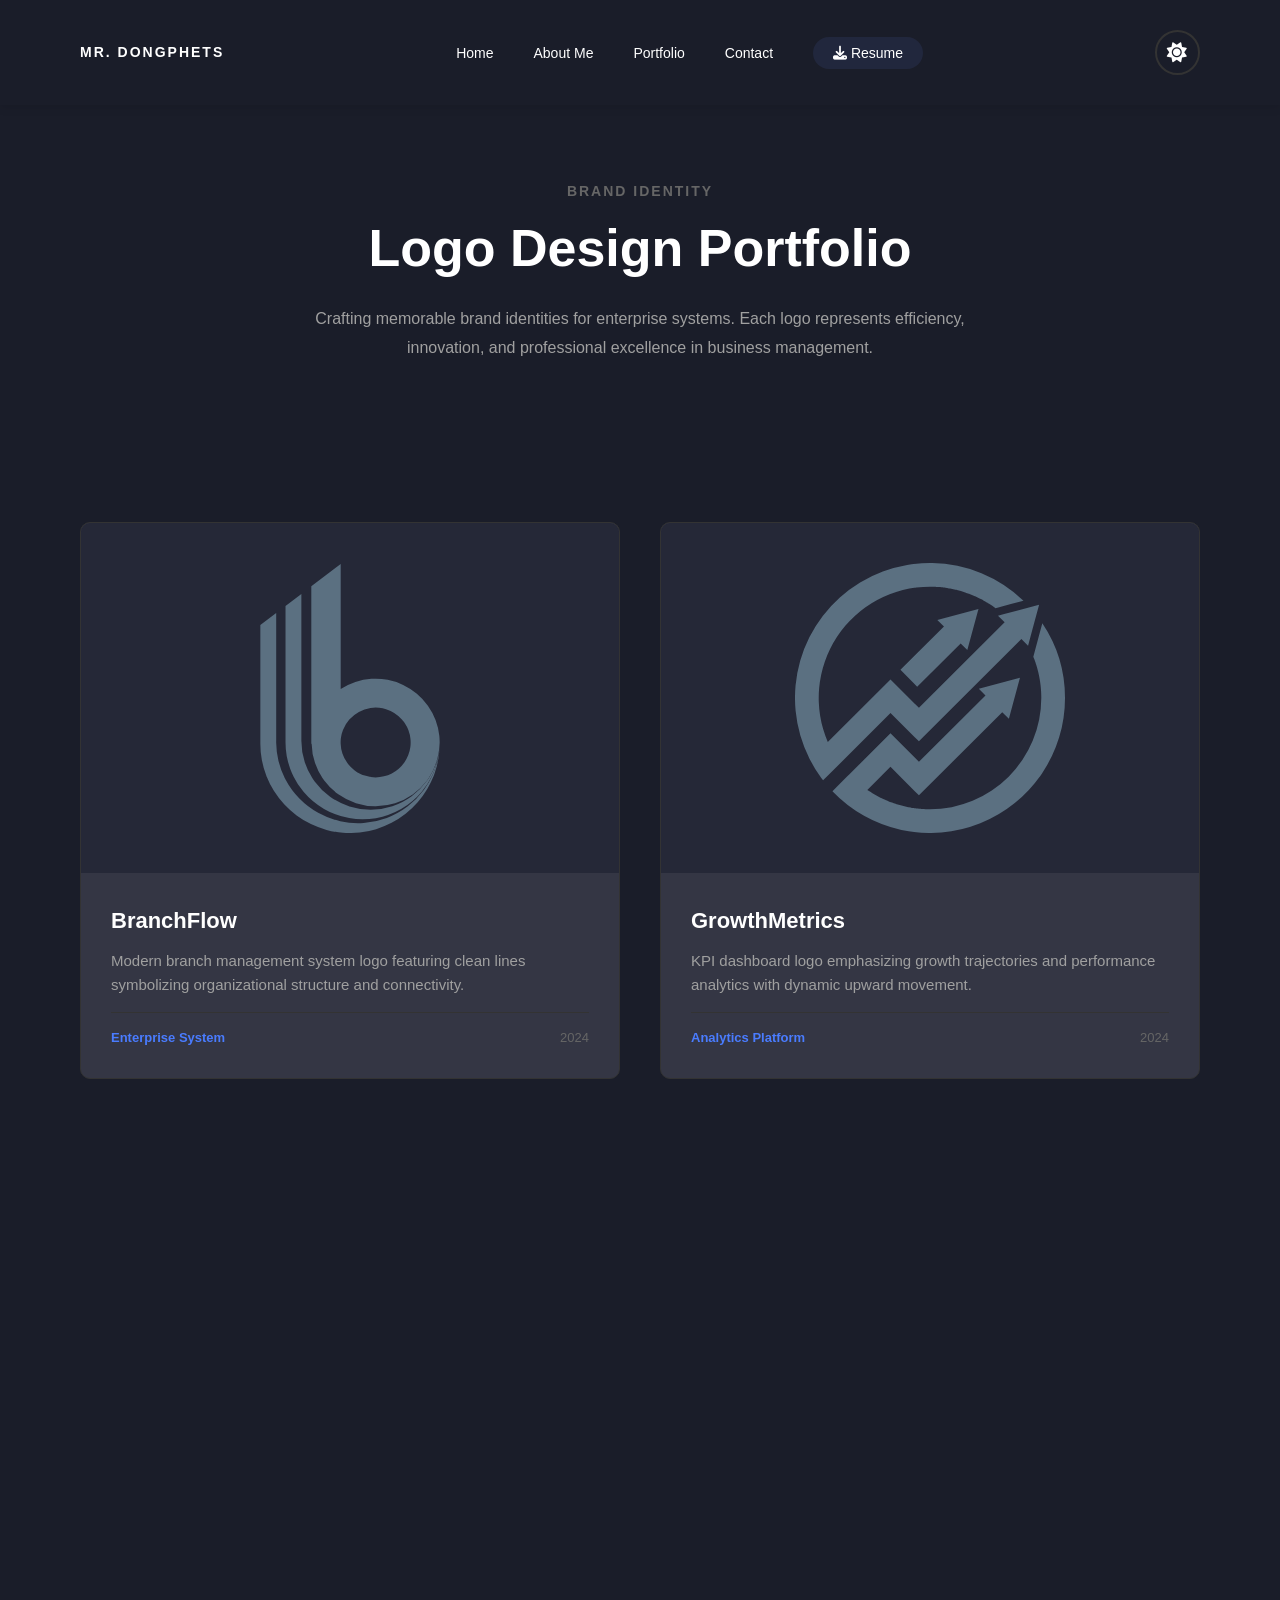
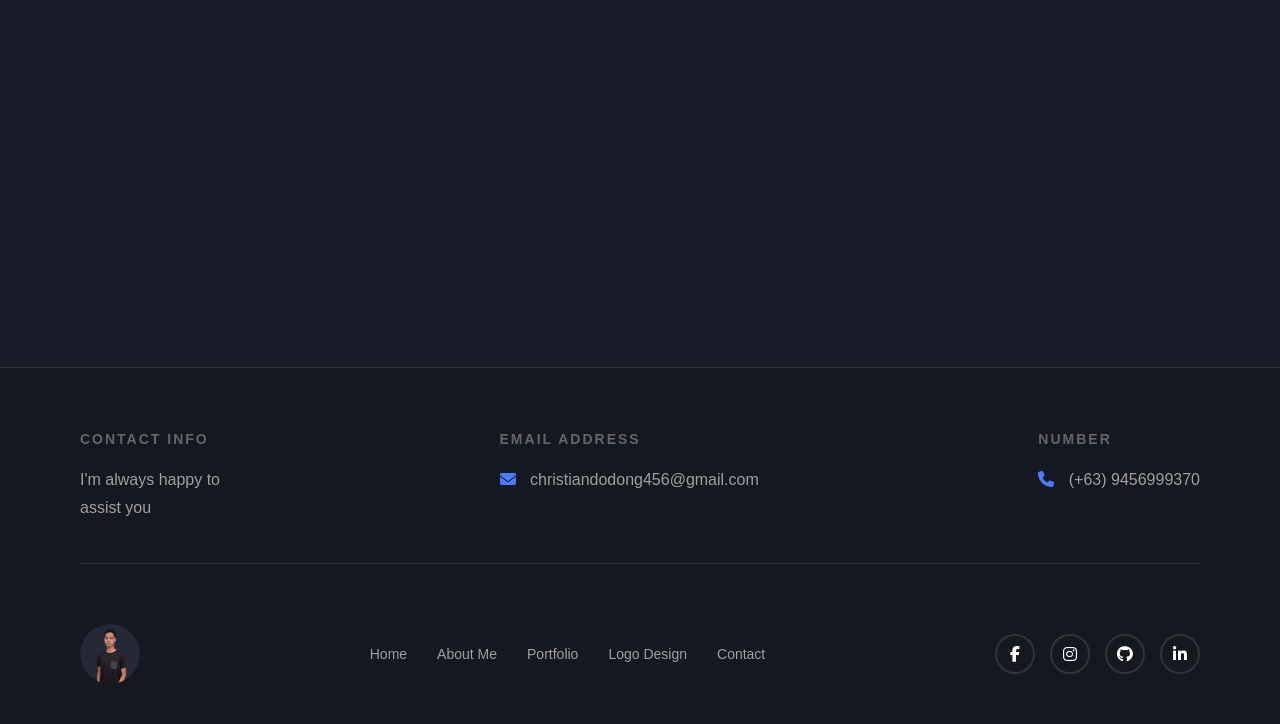
<file: logos.html>
<!DOCTYPE html>
<html lang="en">
<head>
    <meta charset="UTF-8">
    <meta name="viewport" content="width=device-width, initial-scale=1.0">
    <title>Logo Design Portfolio - Christian Mendoza</title>
    <link rel="stylesheet" href="https://cdnjs.cloudflare.com/ajax/libs/font-awesome/6.4.0/css/all.min.css">
    <link href="https://unpkg.com/aos@2.3.1/dist/aos.css" rel="stylesheet">
    <script src="https://unpkg.com/aos@2.3.1/dist/aos.js"></script>
    <link rel="stylesheet" href="css/style.css">
    <link rel="stylesheet" href="css/logos.css">
    <style>
      
    </style>
</head>
<body>
            <!-- Page Loader -->
    <div class="page-loader">
        <div class="loader-content">
            <div class="spinner"></div>
            <div class="loader-text">Loading Portfolio...</div>
        </div>
    </div>
    <!-- Navigation -->
    <nav id="navbar">
        <div class="logo">MR. DONGPHETS</div>
        <ul class="nav-links">
            <li><a href="index.html#home">Home</a></li>
            <li><a href="index.html#about">About Me</a></li>
            <li><a href="projects.html">Portfolio</a></li>
            <li><a href="index.html#contact">Contact</a></li>
            <li><a href="files/mendoza_resume3.pdf" download class="resume-nav-link">
                <i class="fas fa-download"></i> Resume
            </a></li>
        </ul>
        <div class="nav-right">
            <div class="theme-toggle" id="themeToggle">
                <i class="fas fa-sun"></i>
            </div>
            <div class="hamburger">
                <span></span>
                <span></span>
                <span></span>
            </div>
        </div>
    </nav>

    <!-- Mobile Menu -->
    <div class="mobile-menu">
        <ul class="mobile-nav-links">
            <li><a href="index.html#home">Home</a></li>
            <li><a href="index.html#about">About Me</a></li>
            <li><a href="projects.html">Portfolio</a></li>

            <li><a href="index.html#contact">Contact</a></li>
            <li><a href="files/mendoza_resume3.pdf" download class="resume-nav-link">
                <i class="fas fa-download"></i> Resume
            </a></li>
        </ul>
        <div class="mobile-social">
            <a href="https://www.facebook.com/christiandodong.mendoza" target="_blank"><i class="fab fa-facebook-f"></i></a>
            <a href="https://www.linkedin.com/in/christian-mendoza-20bb97314/" target="_blank"><i class="fab fa-linkedin-in"></i></a>
            <a href="https://github.com/MrDongPhets" target="_blank"><i class="fab fa-github"></i></a>
            <a href="https://www.instagram.com/christdodong/" target="_blank"><i class="fab fa-instagram"></i></a>
        </div>
    </div>

    <!-- Hero Section -->
    <section class="logos-hero">
        <h2 data-aos="fade-up">BRAND IDENTITY</h2>
        <h1 data-aos="fade-up" data-aos-delay="200">Logo Design Portfolio</h1>
        <p data-aos="fade-up" data-aos-delay="400">Crafting memorable brand identities for enterprise systems. Each logo represents efficiency, innovation, and professional excellence in business management.</p>
    </section>

    <!-- Logos Grid -->
    <section class="logos-grid-section">
        <div class="logos-grid">
            <!-- Logo 1 -->
            <div class="logo-card" data-aos="fade-up" data-aos-delay="100">
                <div class="logo-image">
                    <img src="images/logos/BranchManagementSystem.svg" alt="Branch Management System">
                </div>
                <div class="logo-info">
                    <h3>BranchFlow</h3>
                    <p>Modern branch management system logo featuring clean lines symbolizing organizational structure and connectivity.</p>
                    <div class="logo-meta">
                        <span class="logo-category">Enterprise System</span>
                        <span class="logo-year">2024</span>
                    </div>
                </div>
            </div>

            <!-- Logo 2 -->
            <div class="logo-card" data-aos="fade-up" data-aos-delay="200">
                <div class="logo-image">
                    <img src="images/logos/KPI.svg" alt="KPI Dashboard">
                </div>
                <div class="logo-info">
                    <h3>GrowthMetrics</h3>
                    <p>KPI dashboard logo emphasizing growth trajectories and performance analytics with dynamic upward movement.</p>
                    <div class="logo-meta">
                        <span class="logo-category">Analytics Platform</span>
                        <span class="logo-year">2024</span>
                    </div>
                </div>
            </div>

            <!-- Logo 3 -->
            <div class="logo-card" data-aos="fade-up" data-aos-delay="300">
                <div class="logo-image">
                    <img src="images/logos/OnlineRecruitmentSystem.svg" alt="Recruitment System">
                </div>
                <div class="logo-info">
                    <h3>TalentScope</h3>
                    <p>Online recruitment system combining search functionality with time efficiency for talent acquisition.</p>
                    <div class="logo-meta">
                        <span class="logo-category">HR Technology</span>
                        <span class="logo-year">2024</span>
                    </div>
                </div>
            </div>

            <!-- Logo 4 -->
            <div class="logo-card" data-aos="fade-up" data-aos-delay="400">
                <div class="logo-image">
                    <img src="images/logos/PersonnelInformationSystem.svg" alt="Personnel System">
                </div>
                <div class="logo-info">
                    <h3>StreamPeople</h3>
                    <p>Personnel information system representing seamless data flow and human-centric management approach.</p>
                    <div class="logo-meta">
                        <span class="logo-category">HR Management</span>
                        <span class="logo-year">2024</span>
                    </div>
                </div>
            </div>

            <!-- Logo 5 -->
            <div class="logo-card" data-aos="fade-up" data-aos-delay="500">
                <div class="logo-image">
                    <img src="images/logos/RegularPayrollSystem.svg" alt="Payroll System">
                </div>
                <div class="logo-info">
                    <h3>PayRevolve</h3>
                    <p>Payroll system logo symbolizing continuous, reliable payment cycles and financial precision.</p>
                    <div class="logo-meta">
                        <span class="logo-category">Finance System</span>
                        <span class="logo-year">2024</span>
                    </div>
                </div>
            </div>

            <!-- Logo 6 -->
            <div class="logo-card" data-aos="fade-up" data-aos-delay="600">
                <div class="logo-image">
                    <img src="images/logos/TimeAndAttendanceSystem.svg" alt="Time Attendance">
                </div>
                <div class="logo-info">
                    <h3>ChronoTrack</h3>
                    <p>Time and attendance system focused on precision timing and employee tracking efficiency.</p>
                    <div class="logo-meta">
                        <span class="logo-category">Workforce Management</span>
                        <span class="logo-year">2024</span>
                    </div>
                </div>
            </div>

            <!-- Logo 7 -->
            <div class="logo-card" data-aos="fade-up" data-aos-delay="700">
                <div class="logo-image">
                    <img src="images/logos/TrainingManagementSystem.svg" alt="Training System">
                </div>
                <div class="logo-info">
                    <h3>SkillMotion</h3>
                    <p>Training management system representing growth, movement, and continuous professional development.</p>
                    <div class="logo-meta">
                        <span class="logo-category">Learning Platform</span>
                        <span class="logo-year">2024</span>
                    </div>
                </div>
            </div>

            <!-- Logo 8 -->
            <div class="logo-card" data-aos="fade-up" data-aos-delay="800">
                <div class="logo-image">
                    <img src="images/logos/BMS.svg" alt="Business Management System">
                </div>
                <div class="logo-info">
                    <h3>BrightSphere BMS</h3>
                    <p>Comprehensive business management system with innovative design symbolizing holistic business solutions.</p>
                    <div class="logo-meta">
                        <span class="logo-category">Business Suite</span>
                        <span class="logo-year">2024</span>
                    </div>
                </div>
            </div>

            <!-- Logo 9 -->
            <div class="logo-card" data-aos="fade-up" data-aos-delay="900">
                <div class="logo-image">
                    <img src="images/logos/AFIMS-new.svg" alt="Financial System">
                </div>
                <div class="logo-info">
                    <h3>AFIMS Core</h3>
                    <p>Advanced financial information management system with emphasis on data intelligence and spiral growth.</p>
                    <div class="logo-meta">
                        <span class="logo-category">Financial Platform</span>
                        <span class="logo-year">2024</span>
                    </div>
                </div>
            </div>
        </div>
    </section>

    <!-- Footer -->
    <footer>
        <div class="footer-content">
            <div class="footer-section">
                <h3>Contact Info</h3>
                <p>I'm always happy to<br>assist you</p>
            </div>
            <div class="footer-section">
                <h4>Email Address</h4>
                <p><i class="fas fa-envelope"></i> christiandodong456@gmail.com</p>
            </div>
            <div class="footer-section">
                <h4>Number</h4>
                <p><i class="fas fa-phone"></i> (+63) 9456999370</p>
            </div>
        </div>

        <div class="footer-bottom">
            <img src="images/me2.png" alt="Profile" class="footer-avatar">
            <div class="footer-links">
                <a href="index.html#home">Home</a>
                <a href="index.html#about">About Me</a>
                <a href="projects.html">Portfolio</a>
                <a href="logos.html">Logo Design</a>
                <a href="index.html#contact">Contact</a>
            </div>
            <div class="footer-social">
                <a href="https://www.facebook.com/christiandodong.mendoza" target="_blank"><i class="fab fa-facebook-f"></i></a>
                <a href="https://www.instagram.com/christdodong/" target="_blank"><i class="fab fa-instagram"></i></a>
                <a href="https://github.com/MrDongPhets" target="_blank"><i class="fab fa-github"></i></a>
                <a href="https://www.linkedin.com/in/christian-mendoza-20bb97314/" target="_blank"><i class="fab fa-linkedin-in"></i></a>
            </div>
        </div>
    </footer>

    <script src="https://code.jquery.com/jquery-3.6.0.min.js"></script>
    <script src="js/script.js"></script>
    <script>
        // Initialize AOS with mobile detection
        AOS.init({
            duration: 1000,
            once: false,
            mirror: false,
            offset: 50,
            easing: 'ease-in-out',
            disable: function() {
                return window.innerWidth < 768;
            }
        });

        // Refresh AOS on window resize
        window.addEventListener('resize', function() {
            AOS.refresh();
        });
    </script>
</body>
</html>
</file>
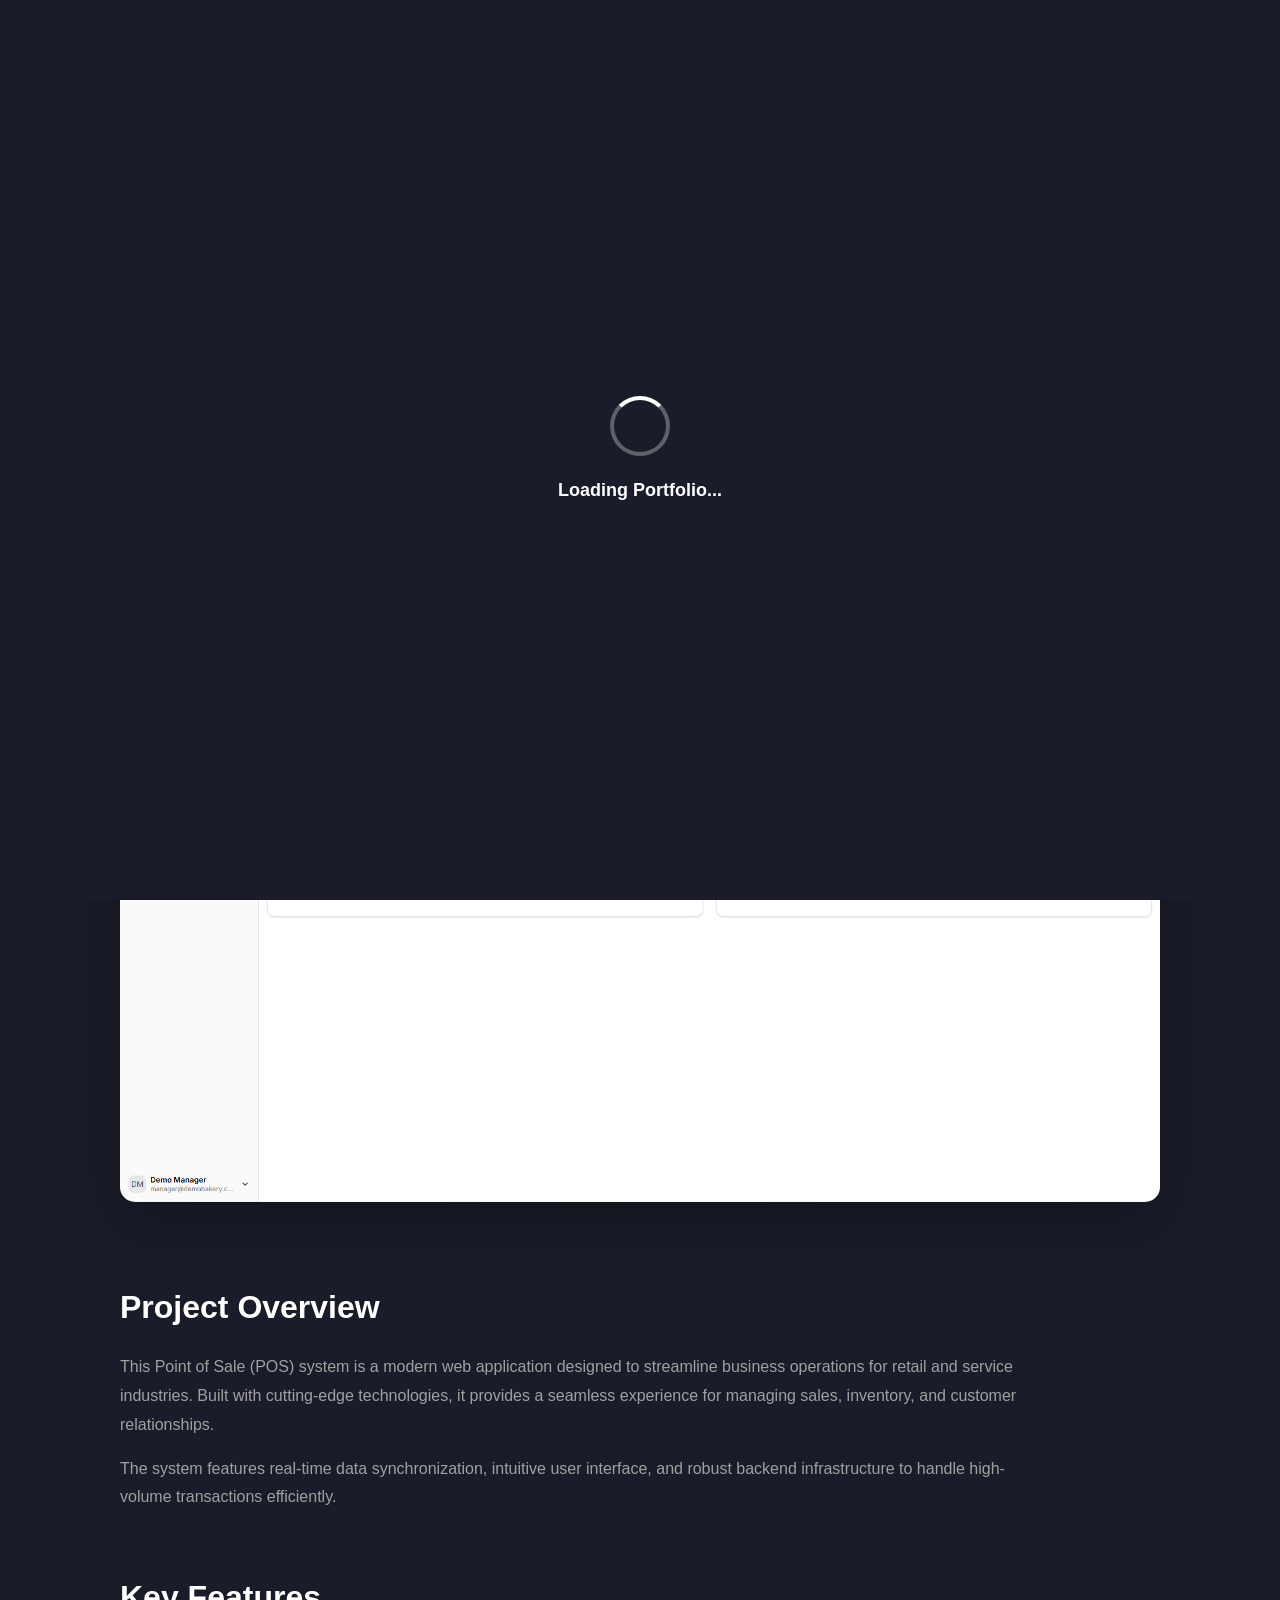
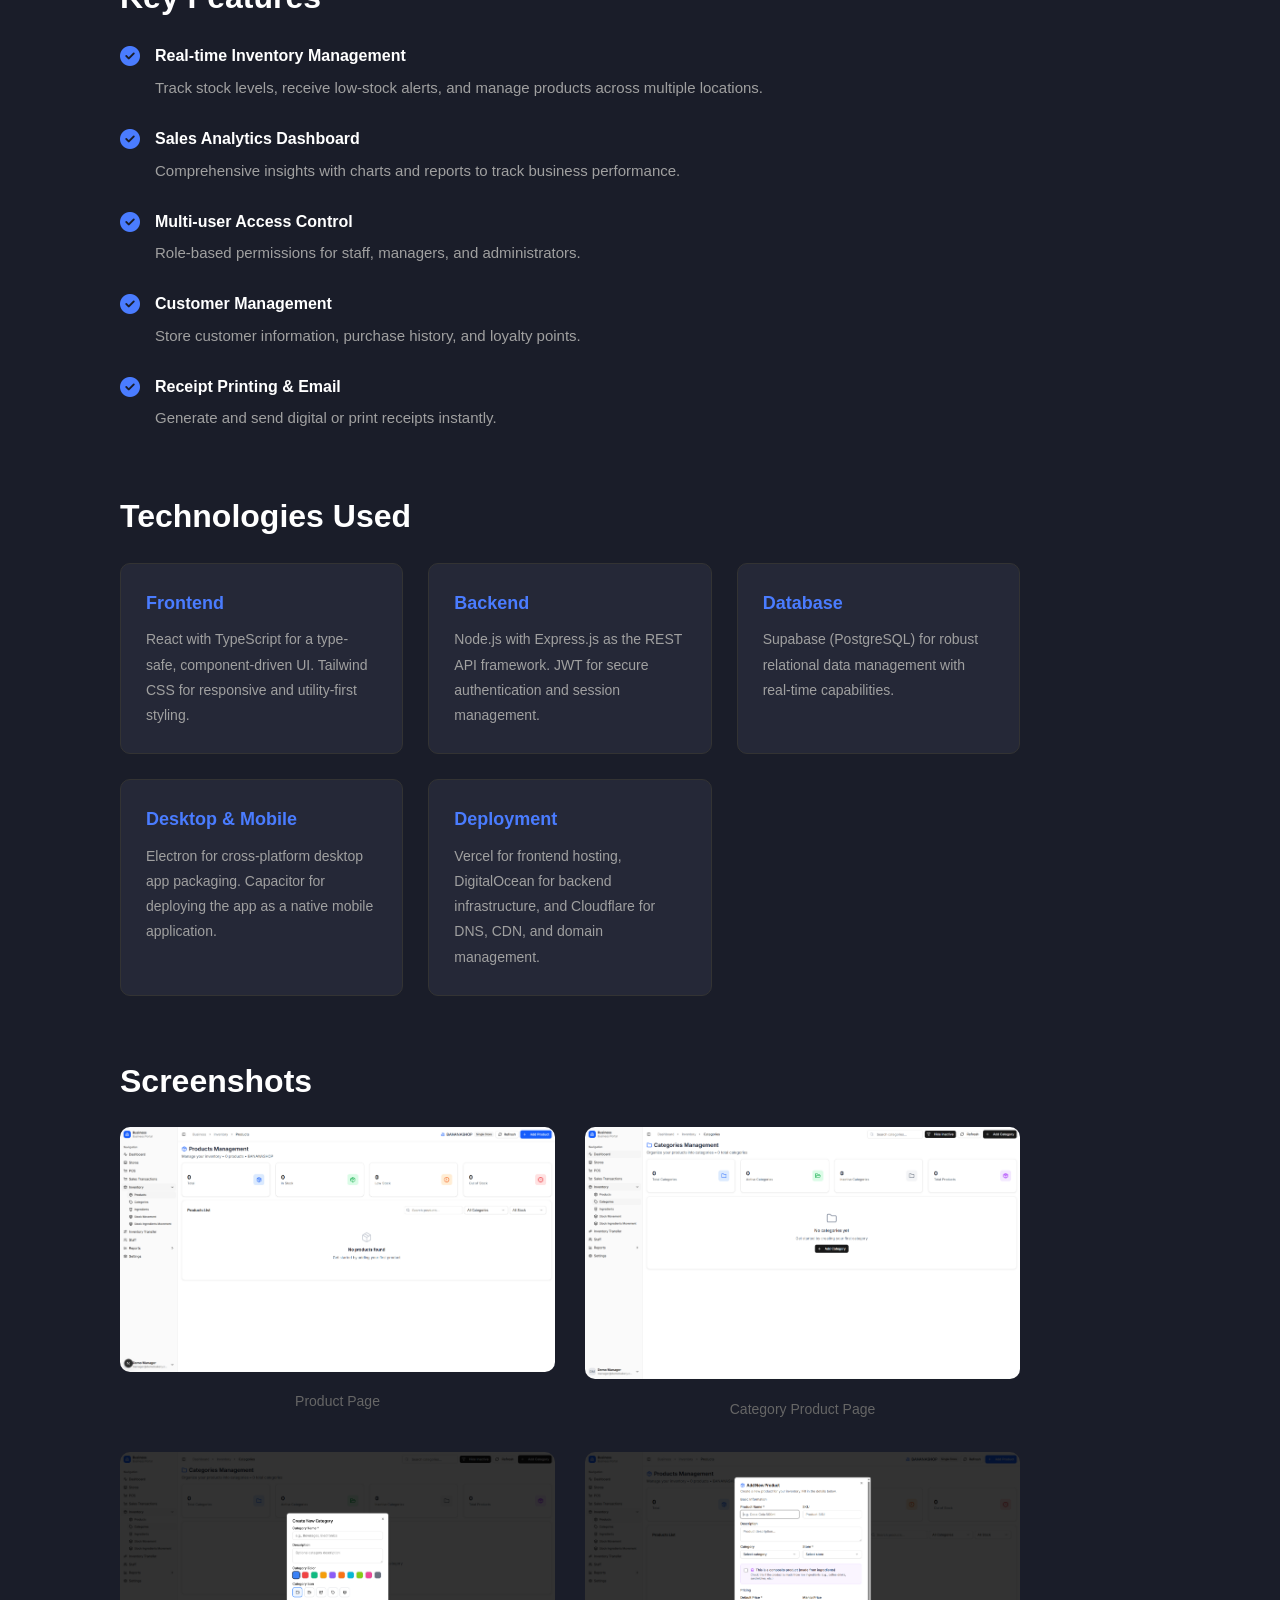
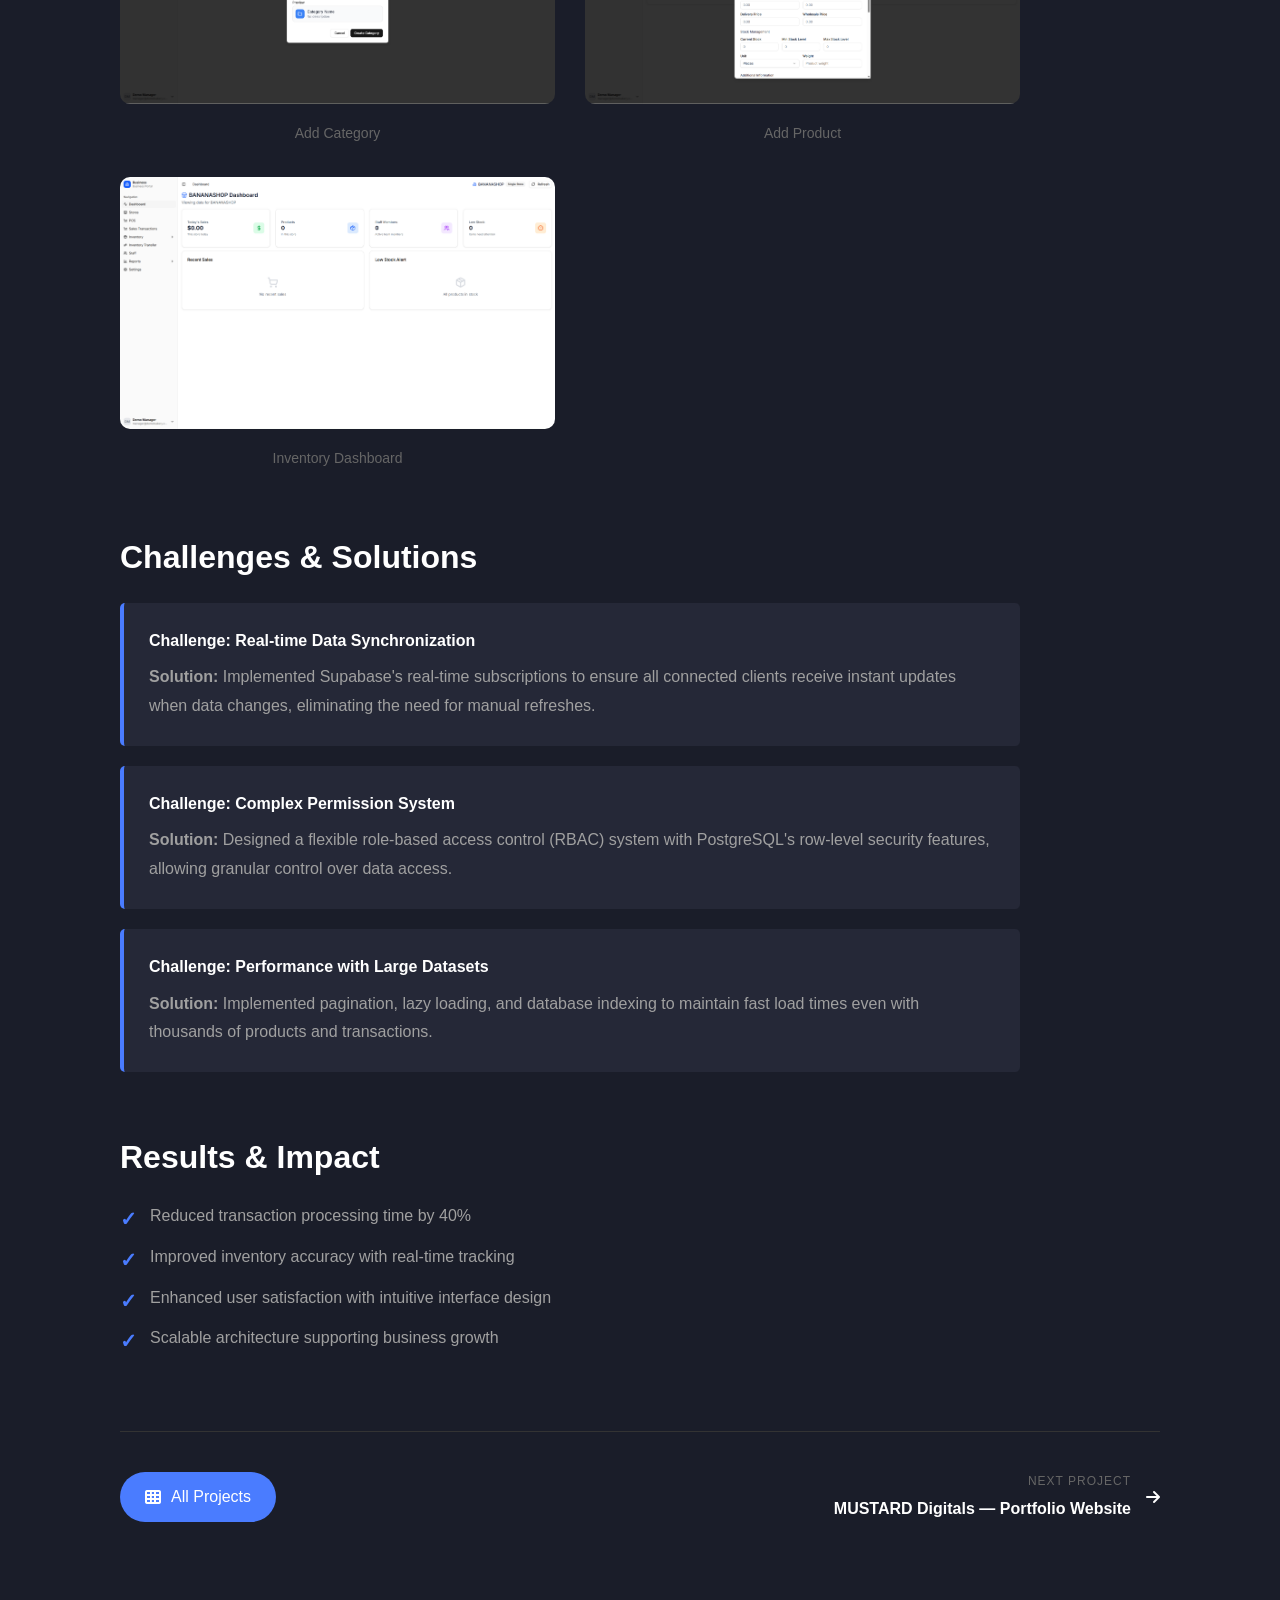
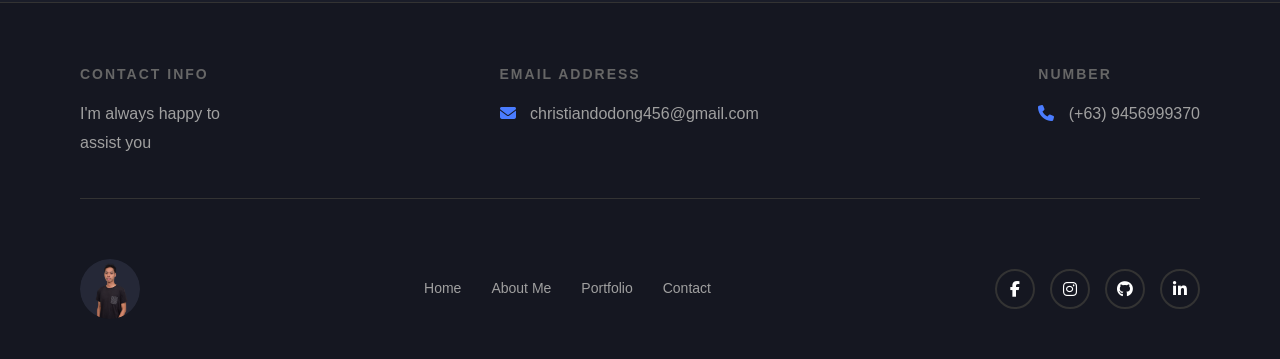
<file: project-detail.html>
<!DOCTYPE html>
<html lang="en">
<head>
    <meta charset="UTF-8">
    <meta name="viewport" content="width=device-width, initial-scale=1.0">
    <title>Project Details - Christian Mendoza</title>
      <link rel="icon" type="image/x-icon" href="images/favicon/favicon.ico">
    <link rel="stylesheet" href="https://cdnjs.cloudflare.com/ajax/libs/font-awesome/6.4.0/css/all.min.css">
    <link rel="stylesheet" href="css/style.css">
    <link rel="stylesheet" href="css/project-detail.css">
</head>
<body>
            <!-- Page Loader -->
    <div class="page-loader">
        <div class="loader-content">
            <div class="spinner"></div>
            <div class="loader-text">Loading Portfolio...</div>
        </div>
    </div>
    <!-- Navigation -->
    <nav id="navbar">
        <div class="logo">MR. DONGPHETS</div>
        <ul class="nav-links">
            <li><a href="index.html#home">Home</a></li>
            <li><a href="index.html#about">About Me</a></li>
            <li><a href="index.html#portfolio">Portfolio</a></li>
            <li><a href="index.html#contact">Contact</a></li>
            <li><a href="files/mendoza_resume3.pdf" download class="resume-nav-link">
                <i class="fas fa-download"></i> Resume
            </a></li>
        </ul>
        <div class="nav-right">
            <div class="theme-toggle" id="themeToggle">
                <i class="fas fa-sun"></i>
            </div>
            <div class="hamburger">
                <span></span>
                <span></span>
                <span></span>
            </div>
        </div>
    </nav>

        <!-- Mobile Menu Overlay -->
    <div class="mobile-menu">
        <ul class="mobile-nav-links">
            <li><a href="index.html#home">Home</a></li>
            <li><a href="index.html#about">About Me</a></li>
            <li><a href="projects.html">Portfolio</a></li>
            <li><a href="index.html#contact">Contact</a></li>
            <li><a href="files/mendoza_resume3.pdf" download class="resume-nav-link">
                <i class="fas fa-download"></i> Resume
            </a></li>
        </ul>
        <div class="mobile-social">
            <a href="https://www.facebook.com/christiandodong.mendoza" target="_blank"><i class="fab fa-facebook-f"></i></a>
            <a href="https://www.linkedin.com/in/christian-mendoza-20bb97314/" target="_blank"><i class="fab fa-linkedin-in"></i></a>
            <a href="https://github.com/MrDongPhets" target="_blank"><i class="fab fa-github"></i></a>
            <a href="https://www.instagram.com/christdodong/" target="_blank"><i class="fab fa-instagram"></i></a>
        </div>
    </div>

    <!-- Project Detail Section -->
    <section class="project-detail">
        <div class="container">
            <!-- Breadcrumb -->
            <div class="breadcrumb" style="display: none;">
                <a href="index.html">Home</a>
                <span>/</span>
                <a href="index.html#portfolio">Projects</a>
                <span>/</span>
                <span id="breadcrumb-title">Loading...</span>
            </div>

            <!-- Project Header -->
            <div class="project-header">
                <h1 id="project-title">Loading...</h1>
                <p class="project-subtitle" id="project-subtitle"></p>
                
                <div class="project-meta">
                    <div class="meta-item">
                        <span class="meta-label">Client</span>
                        <span class="meta-value" id="project-client"></span>
                    </div>
                    <div class="meta-item">
                        <span class="meta-label">Year</span>
                        <span class="meta-value" id="project-year"></span>
                    </div>
                    <div class="meta-item">
                        <span class="meta-label">Category</span>
                        <span class="meta-value" id="project-category"></span>
                    </div>
                </div>

                <div class="project-tags" id="project-tags"></div>

                <div class="project-actions">
                    <a href="#" id="live-link" class="btn-primary" target="_blank" style="display: none;">
                        <i class="fas fa-external-link-alt"></i> View Live Site
                    </a>
                    <a href="#" id="code-link" class="btn-secondary" target="_blank" style="display: none;">
                        <i class="fab fa-github"></i> View Code
                    </a>
                    <a href="#" id="figma-link" class="btn-secondary" target="_blank" style="display: none;">
                        <i class="fab fa-figma"></i> View Figma
                    </a>
                    <a href="#" id="code-link-2" class="btn-secondary" target="_blank" style="display: none;">
                        <i class="fab fa-github"></i> View Code 2
                    </a>
                </div>
            </div>

            <!-- Project Main Image -->
            <div class="project-main-image">
                <img id="project-image" src="" alt="">
            </div>

            <!-- Project Content -->
            <div class="project-content">
                <div class="content-section">
                    <h2>Project Overview</h2>
                    <div id="project-overview"></div>
                </div>

                <div class="content-section">
                    <h2>Key Features</h2>
                    <ul class="feature-list" id="project-features"></ul>
                </div>

                <div class="content-section">
                    <h2>Technologies Used</h2>
                    <div class="tech-grid" id="project-technologies"></div>
                </div>

                <div class="content-section" id="screenshots-section" style="display: none;">
                    <h2>Screenshots</h2>
                    <div class="screenshot-grid" id="project-screenshots"></div>
                </div>

                <div class="content-section">
                    <h2>Challenges & Solutions</h2>
                    <div id="project-challenges"></div>
                </div>

                <div class="content-section">
                    <h2>Results & Impact</h2>
                    <ul class="results-list" id="project-results"></ul>
                </div>
            </div>

            <!-- Navigation to Other Projects -->
            <div class="project-navigation">
                <a href="#" id="prev-project" class="nav-project prev" style="display: none;">
                    <i class="fas fa-arrow-left"></i>
                    <div>
                        <span>Previous Project</span>
                        <h4 id="prev-project-title"></h4>
                    </div>
                </a>
                <a href="projects.html" class="back-to-projects">
                    <i class="fas fa-th"></i> All Projects
                </a>
                <a href="#" id="next-project" class="nav-project next" style="display: none;">
                    <div>
                        <span>Next Project</span>
                        <h4 id="next-project-title"></h4>
                    </div>
                    <i class="fas fa-arrow-right"></i>
                </a>
            </div>
        </div>
    </section>

    <!-- Footer -->
    <footer>
        <div class="footer-content">
            <div class="footer-section">
                <h3>Contact Info</h3>
                <p>I'm always happy to<br>assist you</p>
            </div>
            <div class="footer-section">
                <h4>Email Address</h4>
                <p><i class="fas fa-envelope"></i> christiandodong456@gmail.com</p>
            </div>
            <div class="footer-section">
                <h4>Number</h4>
                <p><i class="fas fa-phone"></i> (+63) 9456999370</p>
            </div>
        </div>

        <div class="footer-bottom">
            <img src="images/me2.png" alt="Profile" class="footer-avatar">
            <div class="footer-links">
                <a href="index.html#home">Home</a>
                <a href="index.html#about">About Me</a>
                <a href="index.html#portfolio">Portfolio</a>
                <a href="index.html#contact">Contact</a>
            </div>
            <div class="footer-social">
                <a href="#"><i class="fab fa-facebook-f"></i></a>
                <a href="#"><i class="fab fa-instagram"></i></a>
                <a href="#"><i class="fab fa-github"></i></a>
                <a href="#"><i class="fab fa-linkedin-in"></i></a>
            </div>
        </div>
    </footer>

    <script src="https://code.jquery.com/jquery-3.6.0.min.js"></script>
    <script src="js/script.js"></script>
    <script src="js/project-detail.js"></script>
</body>
</html>
</file>
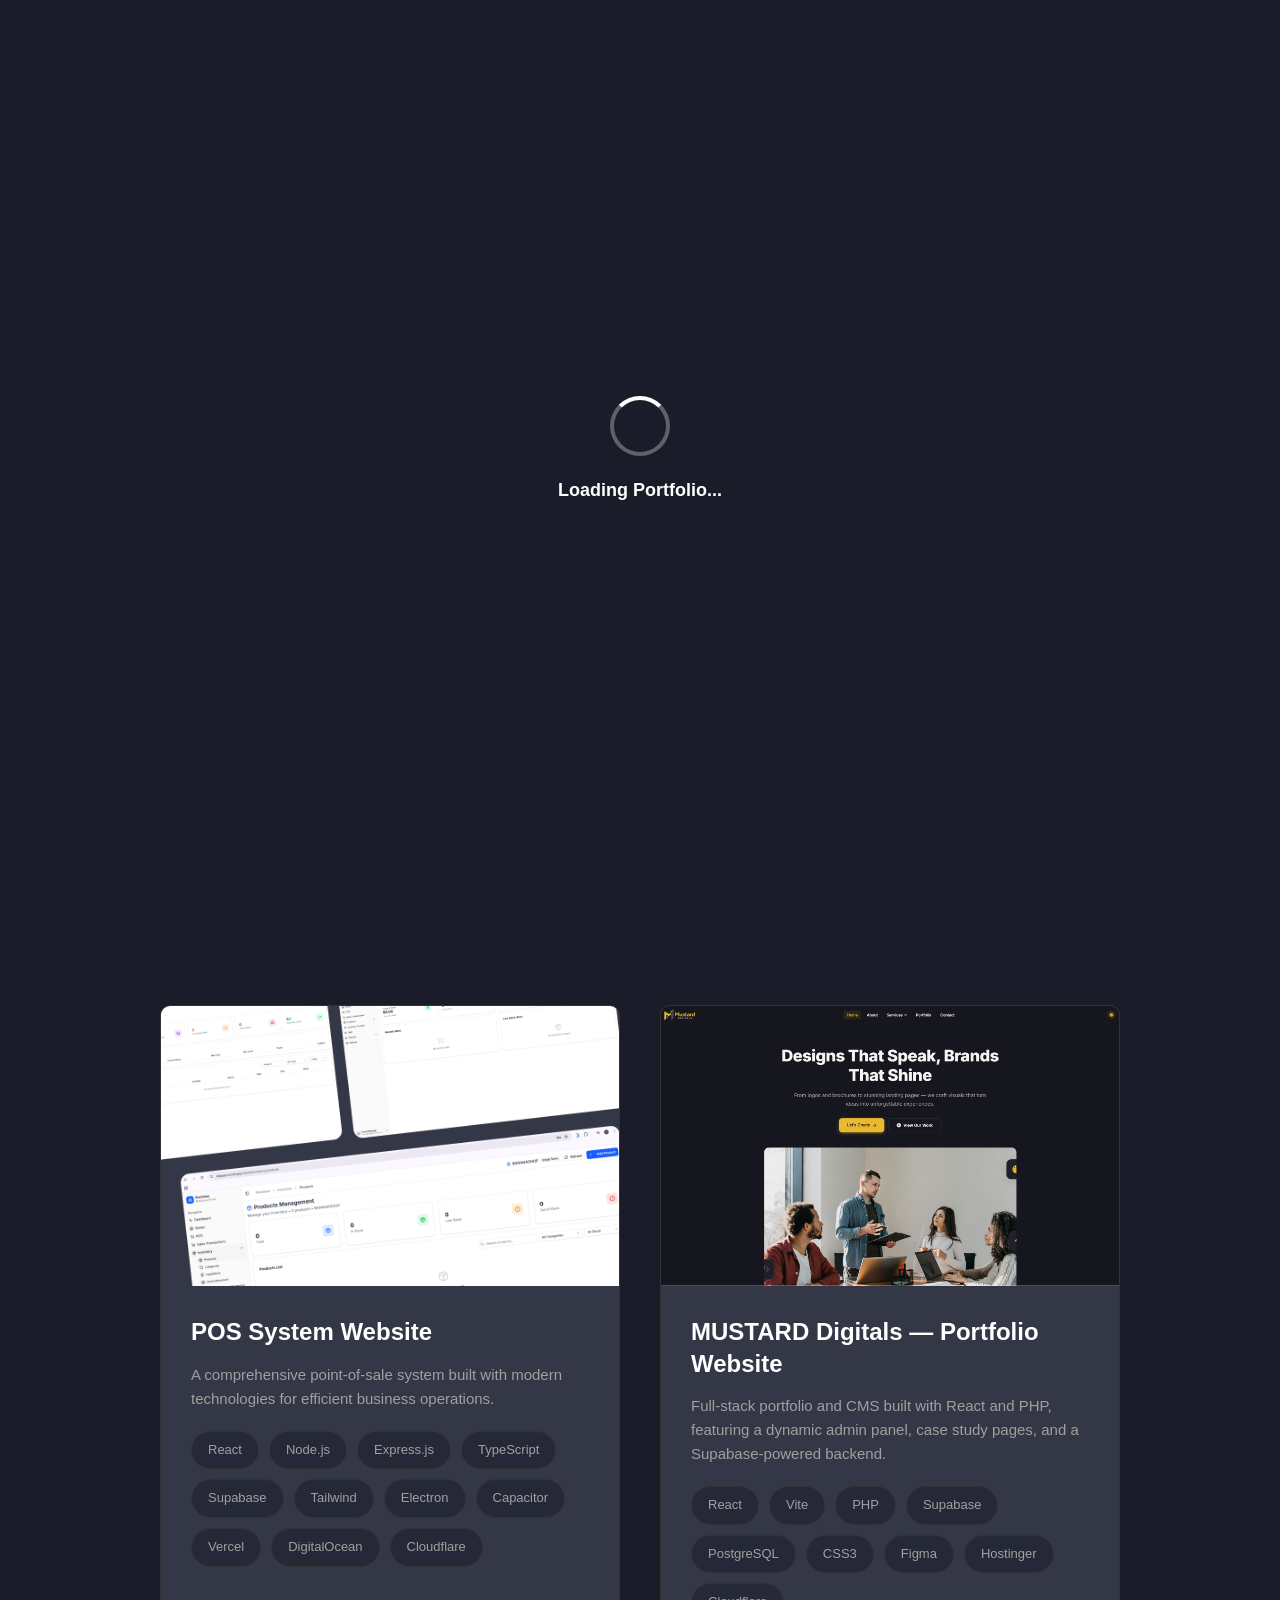
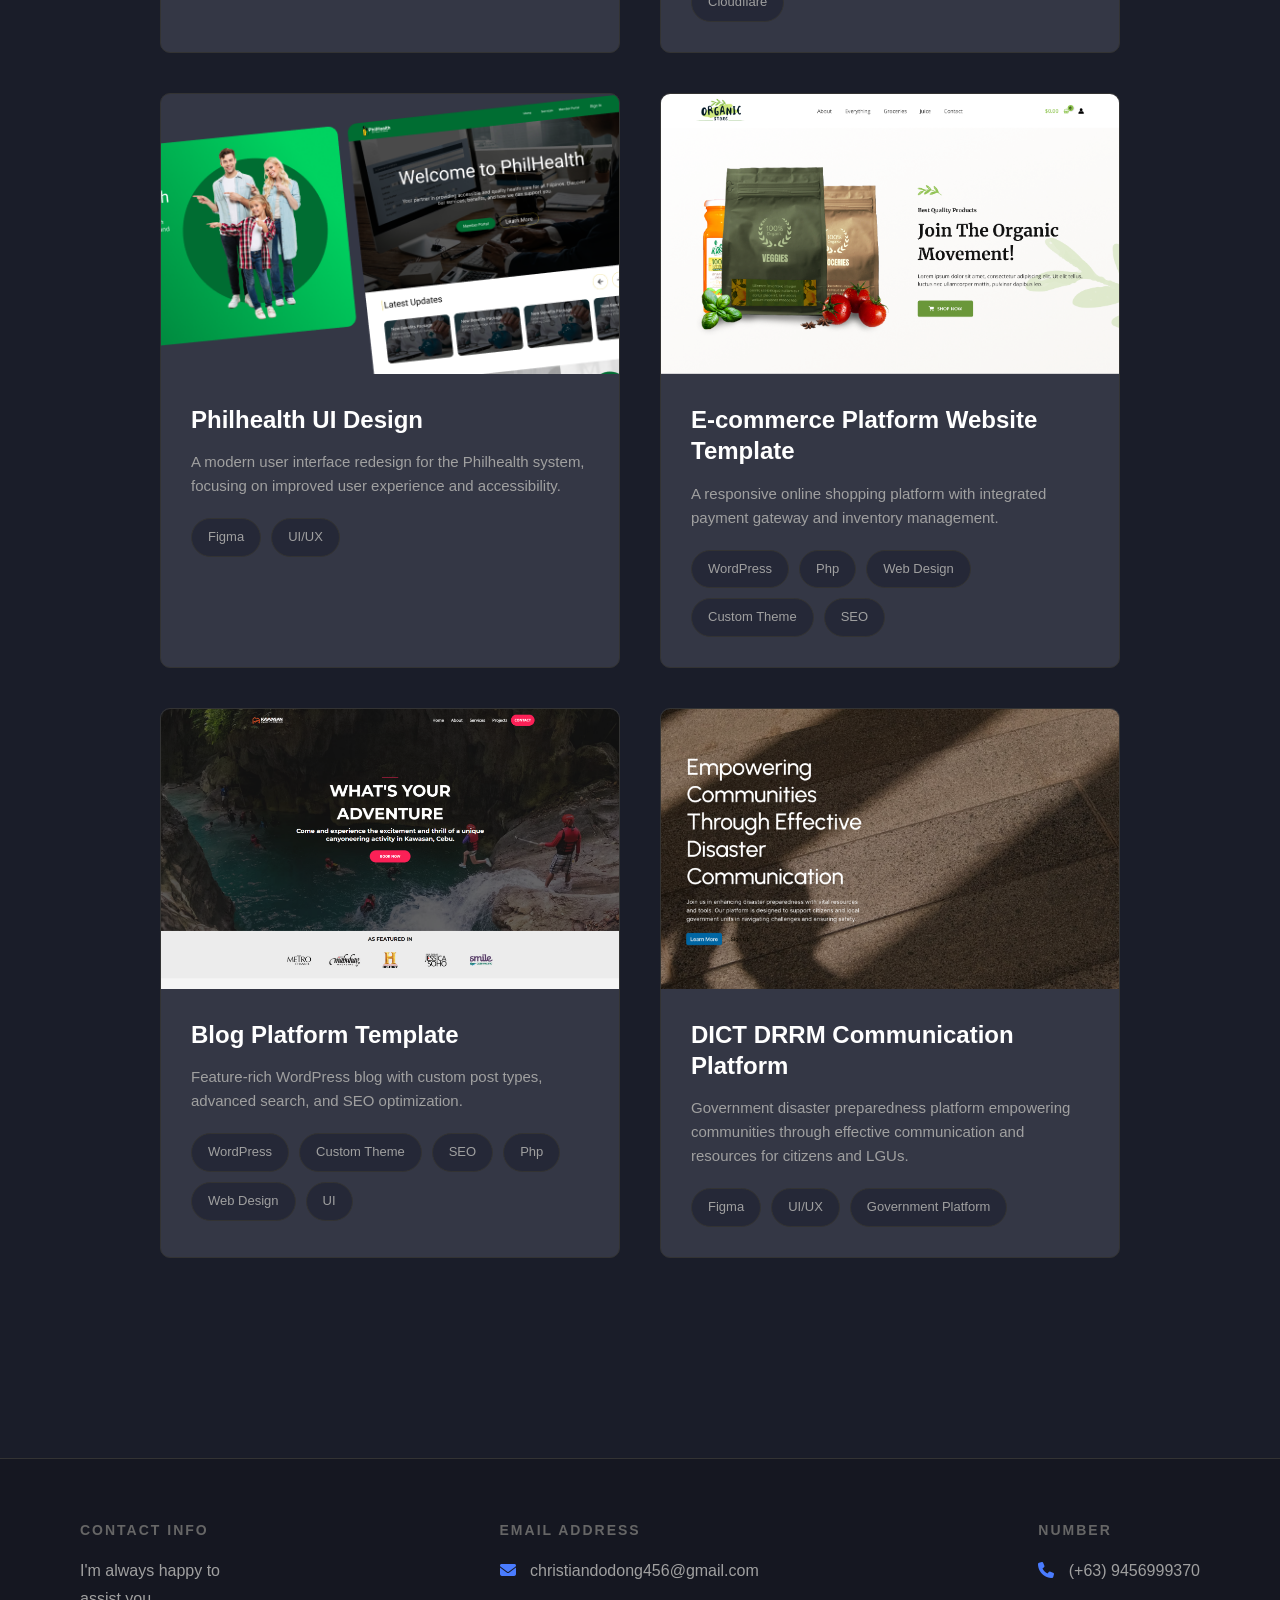
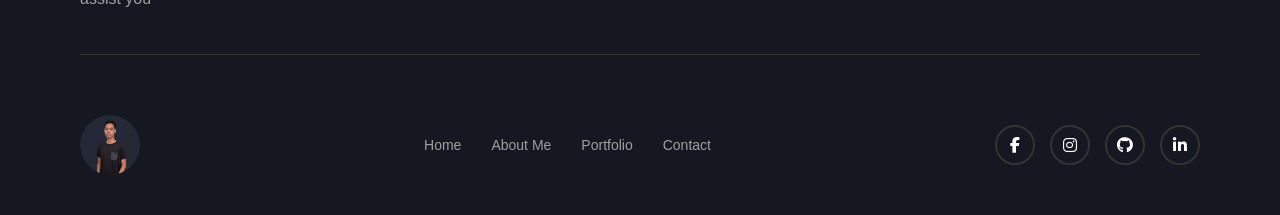
<file: projects.html>
<!DOCTYPE html>
<html lang="en">
<head>
    <meta charset="UTF-8">
    <meta name="viewport" content="width=device-width, initial-scale=1.0">
    <title>My Projects - Christian Mendoza</title>
      <link rel="icon" type="image/x-icon" href="images/favicon/favicon.ico">
    <link rel="stylesheet" href="https://cdnjs.cloudflare.com/ajax/libs/font-awesome/6.4.0/css/all.min.css">
    <link rel="stylesheet" href="css/style.css">
    <link rel="stylesheet" href="css/projects.css">
</head>
<body>
            <!-- Page Loader -->
    <div class="page-loader">
        <div class="loader-content">
            <div class="spinner"></div>
            <div class="loader-text">Loading Portfolio...</div>
        </div>
    </div>
    <!-- Navigation -->
    <nav id="navbar">
        <div class="logo">MR. DONGPHETS</div>
        <ul class="nav-links">
            <li><a href="index.html#home">Home</a></li>
            <li><a href="index.html#about">About Me</a></li>
            <li><a href="projects.html" class="active">Portfolio</a></li>
            <li><a href="index.html#contact">Contact</a></li>
            <li><a href="files/mendoza_resume3.pdf" download class="resume-nav-link">
                <i class="fas fa-download"></i> Resume
            </a></li>
        </ul>
        <div class="nav-right">
            <div class="theme-toggle" id="themeToggle">
                <i class="fas fa-sun"></i>
            </div>
            <div class="hamburger">
                <span></span>
                <span></span>
                <span></span>
            </div>
        </div>
    </nav>

    <!-- Mobile Menu Overlay -->
    <div class="mobile-menu">
        <ul class="mobile-nav-links">
            <li><a href="index.html#home">Home</a></li>
            <li><a href="index.html#about">About Me</a></li>
            <li><a href="projects.html">Portfolio</a></li>
            <li><a href="index.html#contact">Contact</a></li>
            <li><a href="files/mendoza_resume3.pdf" download class="resume-nav-link">
                <i class="fas fa-download"></i> Resume
            </a></li>
        </ul>
        <div class="mobile-social">
            <a href="https://www.facebook.com/christiandodong.mendoza" target="_blank"><i class="fab fa-facebook-f"></i></a>
            <a href="https://www.linkedin.com/in/christian-mendoza-20bb97314/" target="_blank"><i class="fab fa-linkedin-in"></i></a>
            <a href="https://github.com/MrDongPhets" target="_blank"><i class="fab fa-github"></i></a>
            <a href="https://www.instagram.com/christdodong/" target="_blank"><i class="fab fa-instagram"></i></a>
        </div>
    </div>

    <!-- Projects Hero Section -->
    <section class="projects-hero">
        <div class="projects-hero-content">
            <h2>MY PORTFOLIO</h2>
            <h1>Explore All My Projects</h1>
            <p>A collection of my web development and UI/UX design work, showcasing various technologies and creative solutions.</p>
        </div>
    </section>

    <!-- Filter Section -->
    <section class="projects-filter-section">
        <div class="container">
            <div class="filter-buttons">
                <button class="filter-btn active" data-filter="all">All Projects</button>
                <button class="filter-btn" data-filter="web-dev">Web Development</button>
                <button class="filter-btn" data-filter="ui-ux">UI/UX Design</button>
                <button class="filter-btn" data-filter="fullstack">Full Stack</button>
                <button class="filter-btn" data-filter="wordpress">WordPress</button>
                <button class="filter-btn" data-filter="graphics">Graphics & Logo Design</button>
            </div>
        </div>
    </section>

    <!-- Projects Grid Section -->
    <section class="all-projects">
        <div class="container">
            <div class="projects-grid">
                <!-- Project 2 -->
                <div class="project-card" data-category="fullstack web-dev">
                    <div class="project-image">
                        <img src="images/project.png" alt="POS System">
                        <div class="project-overlay">
                            <a href="project-detail.html?project=pos-system" class="view-project-btn">View Project <i class="fas fa-arrow-right"></i></a>
                        </div>
                    </div>
                    <div class="project-info">
                        <h3>POS System Website</h3>
                        <p>A comprehensive point-of-sale system built with modern technologies for efficient business operations.</p>
                        <div class="project-tags">
                            <span>React</span>
                            <span>Node.js</span>
                            <span>Express.js</span>
                            <span>TypeScript</span>
                            <span>Supabase</span>
                            <span>Tailwind</span>
                            <span>Electron</span>
                            <span>Capacitor</span>
                            <span>Vercel</span>
                            <span>DigitalOcean</span>
                            <span>Cloudflare</span>
                        </div>
                    </div>
                </div>

                <!-- MUSTARD Digitals Portfolio -->
                <div class="project-card" data-category="fullstack web-dev">
                    <div class="project-image">
                        <img src="images/mustard3.png" alt="MUSTARD Digitals Portfolio">
                        <div class="project-overlay">
                            <a href="project-detail.html?project=mustard-portfolio" class="view-project-btn">View Project <i class="fas fa-arrow-right"></i></a>
                        </div>
                    </div>
                    <div class="project-info">
                        <h3>MUSTARD Digitals — Portfolio Website</h3>
                        <p>Full-stack portfolio and CMS built with React and PHP, featuring a dynamic admin panel, case study pages, and a Supabase-powered backend.</p>
                        <div class="project-tags">
                            <span>React</span>
                            <span>Vite</span>
                            <span>PHP</span>
                            <span>Supabase</span>
                            <span>PostgreSQL</span>
                            <span>CSS3</span>
                            <span>Figma</span>
                            <span>Hostinger</span>
                            <span>Cloudflare</span>
                        </div>
                    </div>
                </div>

                                <!-- Project 1 -->
                <div class="project-card" data-category="ui-ux">
                    <div class="project-image">
                        <img src="images/project1.png" alt="Philhealth UI Design">
                        <div class="project-overlay">
                            <a href="project-detail.html?project=philhealth-ui" class="view-project-btn">View Project <i class="fas fa-arrow-right"></i></a>
                        </div>
                    </div>
                    <div class="project-info">
                        <h3>Philhealth UI Design</h3>
                        <p>A modern user interface redesign for the Philhealth system, focusing on improved user experience and accessibility.</p>
                        <div class="project-tags">
                            <span>Figma</span>
                            <span>UI/UX</span>
                        </div>
                    </div>
                </div>

                <!-- Project 3 -->
                <div class="project-card" data-category="wordpress">
                    <div class="project-image">
                        <img src="images/e-hero.png" alt="E-commerce Platform">
                        <div class="project-overlay">
                            <a href="project-detail.html?project=ecommerce-platform" class="view-project-btn">View Project <i class="fas fa-arrow-right"></i></a>
                        </div>
                    </div>
                    <div class="project-info">
                        <h3>E-commerce Platform Website Template</h3>
                        <p>A responsive online shopping platform with integrated payment gateway and inventory management.</p>
                        <div class="project-tags">
                            <span>WordPress</span>
                            <span>Php</span>
                            <span>Web Design</span>
                            <span>Custom Theme</span>
                            <span>SEO</span>
                        </div>
                    </div>
                </div>


                <!-- NEW WordPress Project 8 -->
                <div class="project-card" data-category="wordpress">
                    <div class="project-image">
                        <img src="images/kawasan2.png" alt="WordPress Blog">
                        <div class="project-overlay">
                           <a href="project-detail.html?project=blog-platform" class="view-project-btn">
                                View Project <i class="fas fa-arrow-right"></i>
                            </a>
                        </div>
                    </div>
                    <div class="project-info">
                        <h3>Blog Platform Template</h3>
                        <p>Feature-rich WordPress blog with custom post types, advanced search, and SEO optimization.</p>
                        <div class="project-tags">
                            <span>WordPress</span>
                            <span>Custom Theme</span>
                            <span>SEO</span>
                            <span>Php</span>
                            <span>Web Design</span>
                            <span>UI</span>
                        </div>
                    </div>
                </div>

                <!-- NEW Project 12 - DICT DRRM Platform -->
                <div class="project-card" data-category="ui-ux">
                    <div class="project-image">
                        <img src="images/dict1.png" alt="DICT DRRM Platform">
                        <div class="project-overlay">
                            <a href="project-detail.html?project=dict-drrm" class="view-project-btn">View Project <i class="fas fa-arrow-right"></i></a>
                        </div>
                    </div>
                    <div class="project-info">
                        <h3>DICT DRRM Communication Platform</h3>
                        <p>Government disaster preparedness platform empowering communities through effective communication and resources for citizens and LGUs.</p>
                        <div class="project-tags">
                            <span>Figma</span>
                            <span>UI/UX</span>
                            <span>Government Platform</span>
                        </div>
                    </div>
                </div>
            </div>
        </div>
    </section>

    <!-- Footer -->
    <footer>
        <div class="footer-content">
            <div class="footer-section">
                <h3>Contact Info</h3>
                <p>I'm always happy to<br>assist you</p>
            </div>
            <div class="footer-section">
                <h4>Email Address</h4>
                <p><i class="fas fa-envelope"></i> christiandodong456@gmail.com</p>
            </div>
            <div class="footer-section">
                <h4>Number</h4>
                <p><i class="fas fa-phone"></i> (+63) 9456999370</p>
            </div>
        </div>

        <div class="footer-bottom">
            <img src="images/me2.png" alt="Profile" class="footer-avatar">
            <div class="footer-links">
                <a href="index.html#home">Home</a>
                <a href="index.html#about">About Me</a>
                <a href="projects.html">Portfolio</a>
                <a href="index.html#contact">Contact</a>
            </div>
            <div class="footer-social">
                <a href="#"><i class="fab fa-facebook-f"></i></a>
                <a href="#"><i class="fab fa-instagram"></i></a>
                <a href="#"><i class="fab fa-github"></i></a>
                <a href="#"><i class="fab fa-linkedin-in"></i></a>
            </div>
        </div>
    </footer>

    <script src="https://code.jquery.com/jquery-3.6.0.min.js"></script>
    <script src="js/script.js"></script>
    <script src="js/projects.js"></script>
</body>
</html>
</file>
<file: css/style.css>
:root {
    /* Dark Mode Colors (Default) */
    --bg-primary: #1a1d29;
    --bg-secondary: #252837;
    --bg-tertiary: #151721;
    --text-primary: #ffffff;
    --text-secondary: #a0a0a0;
    --text-tertiary: #666666;
    --border-color: #333333;
    --accent-color: #4a7cff;
    --accent-hover: #3a6cef;
    --card-bg: #55586673;
    --card-hover: #2d3142;
}

body.light-mode {
    /* Light Mode Colors */
    --bg-primary: #ffffff;
    --bg-secondary: #f5f5f5;
    --bg-tertiary: #e8e8e8;
    --text-primary: #1a1d29;
    --text-secondary: #4a4a4a;
    --text-tertiary: #888888;
    --border-color: #d0d0d0;
    --accent-color: #4a7cff;
    --accent-hover: #3a6cef;
    --card-bg: #ffffff;
    --card-hover: #f0f0f0;
}

* {
    margin: 0;
    padding: 0;
    box-sizing: border-box;
}

body {
    font-family: 'Segoe UI', Tahoma, Geneva, Verdana, sans-serif;
    background-color: var(--bg-primary);
    color: var(--text-primary);
    line-height: 1.6;
    overflow-x: hidden;
    transition: background-color 0.3s ease, color 0.3s ease;
}

body.menu-open {
    overflow: hidden;
}

html {
    scroll-behavior: smooth;
}

a{
    text-decoration: none !important;
}

/* Navigation */
nav {
    display: flex;
    justify-content: space-between;
    align-items: center;
    padding: 30px 80px;
    position: fixed;
    width: 100%;
    top: 0;
    z-index: 1000;
    background-color: var(--bg-primary);
    backdrop-filter: blur(10px);
    transition: all 0.3s ease;
    box-shadow: 0 2px 10px rgba(0, 0, 0, 0.1);
}

body.light-mode nav {
    box-shadow: 0 2px 10px rgba(0, 0, 0, 0.05);
}

nav.scrolled {
    padding: 20px 80px;
    box-shadow: 0 2px 20px rgba(0, 0, 0, 0.15);
}

.logo {
    font-size: 14px;
    font-weight: 600;
    letter-spacing: 2px;
    z-index: 1001;
    color: var(--text-primary);
}

.nav-links {
    display: flex;
    gap: 40px;
    list-style: none;
}

.nav-links a {
    color: var(--text-primary);
    text-decoration: none;
    font-size: 14px;
    transition: color 0.3s;
    position: relative;
}

.nav-links a::after {
    content: '';
    position: absolute;
    bottom: -5px;
    left: 0;
    width: 0;
    height: 2px;
    background-color: var(--accent-color);
    transition: width 0.3s;
}

.nav-links a:hover::after {
    width: 100%;
}

.nav-links a:hover {
    color: var(--accent-color);
}

/* Nav Right Section */
.nav-right {
    display: flex;
    align-items: center;
    gap: 20px;
    z-index: 1001;
}

/* Theme Toggle */
.theme-toggle {
    width: 45px;
    height: 45px;
    border: 2px solid var(--border-color);
    border-radius: 50%;
    display: flex;
    align-items: center;
    justify-content: center;
    cursor: pointer;
    transition: all 0.3s ease;
}

.theme-toggle:hover {
    border-color: var(--accent-color);
    transform: rotate(180deg);
}

.theme-toggle i {
    font-size: 20px;
    color: var(--text-primary);
    transition: all 0.3s ease;
}

body.light-mode .theme-toggle i.fa-sun {
    display: none;
}

body.light-mode .theme-toggle i.fa-moon {
    display: block;
}

body:not(.light-mode) .theme-toggle i.fa-moon {
    display: none;
}

body:not(.light-mode) .theme-toggle i.fa-sun {
    display: block;
}

/* Hamburger Menu */
.hamburger {
    display: none;
    flex-direction: column;
    cursor: pointer;
    z-index: 1001;
    gap: 5px;
}

.hamburger span {
    width: 28px;
    height: 3px;
    background-color: var(--text-primary);
    transition: all 0.3s ease;
    border-radius: 3px;
}

.hamburger.active span:nth-child(1) {
    transform: rotate(45deg) translate(8px, 8px);
}

.hamburger.active span:nth-child(2) {
    opacity: 0;
}

.hamburger.active span:nth-child(3) {
    transform: rotate(-45deg) translate(7px, -7px);
}

/* Mobile Menu */
.mobile-menu {
    position: fixed;
    top: 0;
    right: -100%;
    width: 100%;
    height: 100vh;
    background-color: var(--bg-primary);
    z-index: 999;
    display: flex;
    flex-direction: column;
    justify-content: center;
    align-items: center;
    transition: right 0.4s ease;
}

.mobile-menu.active {
    right: 0;
}

.mobile-nav-links {
    list-style: none;
    text-align: center;
    margin-bottom: 50px;
}

.mobile-nav-links li {
    margin: 30px 0;
    opacity: 0;
    transform: translateX(50px);
    transition: all 0.3s ease;
}

.mobile-menu.active .mobile-nav-links li {
    opacity: 1;
    transform: translateX(0);
}

.mobile-menu.active .mobile-nav-links li:nth-child(1) {
    transition-delay: 0.1s;
}

.mobile-menu.active .mobile-nav-links li:nth-child(2) {
    transition-delay: 0.2s;
}

.mobile-menu.active .mobile-nav-links li:nth-child(3) {
    transition-delay: 0.3s;
}

.mobile-menu.active .mobile-nav-links li:nth-child(4) {
    transition-delay: 0.4s;
}

.mobile-nav-links a {
    color: var(--text-primary);
    text-decoration: none;
    font-size: 32px;
    font-weight: 600;
    transition: color 0.3s;
}

.mobile-nav-links a:hover {
    color: var(--accent-color);
}

.mobile-social {
    display: flex;
    gap: 25px;
    opacity: 0;
    transform: translateY(30px);
    transition: all 0.3s ease 0.5s;
}

.mobile-menu.active .mobile-social {
    opacity: 1;
    transform: translateY(0);
}

.mobile-social a {
    width: 50px;
    height: 50px;
    border: 2px solid var(--border-color);
    border-radius: 50%;
    display: flex;
    align-items: center;
    justify-content: center;
    color: var(--text-primary);
    font-size: 20px;
    transition: all 0.3s;
}

.mobile-social a:hover {
    border-color: var(--accent-color);
    color: var(--accent-color);
    transform: translateY(-5px);
}

/* Hero Section */
.hero {
    display: flex;
    align-items: center;
    justify-content: space-between;
    padding: 150px 80px 100px;
    max-width: 1400px;
    margin: 0 auto;
    gap: 60px;
}

.hero-content {
    flex: 1;
    max-width: 650px;
}

.hero h1 {
    font-size: 52px;
    line-height: 1.2;
    margin-bottom: 30px;
    font-weight: 700;
    color: var(--text-primary);
}

.hero p {
    color: var(--text-secondary);
    margin-bottom: 30px;
    line-height: 1.8;
    font-size: 16px;
}

.cta-button {
    display: inline-block;
    color: var(--accent-color);
    text-decoration: none;
    font-weight: 600;
    font-size: 16px;
    transition: transform 0.3s;
}

.cta-button:hover {
    transform: translateX(10px);
}

.cta-button i {
    margin-left: 10px;
}

.social-links {
    display: flex;
    gap: 20px;
    margin-top: 40px;
}

.social-links a {
    width: 45px;
    height: 45px;
    border: 2px solid var(--border-color);
    border-radius: 50%;
    display: flex;
    align-items: center;
    justify-content: center;
    color: var(--text-primary);
    transition: all 0.3s;
    text-decoration: none;
}

.social-links a:hover {
    border-color: var(--accent-color);
    color: var(--accent-color);
    transform: translateY(-5px);
}

.hero-image {

}

.hero-image img {
    width: 500px;
    height: 500px;
    object-fit: cover;
}

/* About Section */
.about {
    background: var(--bg-secondary);
}

.container{
    padding: 100px 80px;
    max-width: 1400px;
    margin: 0 auto;
}

.about-grid {
    display: flex;
    flex-direction: column;
    gap: 80px;
}

.about-item {
    display: flex;
    gap: 60px;
    align-items: center;
}

.about-item.reverse {
    flex-direction: row-reverse;
}

.about-image-1 {
    flex: 1;
}

.about-image-1 img {
    width: 100%;
    height: 700px;
    margin-top: -150px;
    object-fit: cover;
    border-radius: 10px;
    box-shadow: 0 10px 40px rgba(0, 0, 0, 0.1);
}

.about-image-2 {
    flex: 1;
}

.about-image-2 img {
    width: 100%;
    height: 700px;
    margin-top: -150px;
    object-fit: cover;
    border-radius: 10px;
    box-shadow: 0 10px 40px rgba(0, 0, 0, 0.1);
}

.about-content {
    flex: 1;
        margin-top: -100px;
}

.about-content h2 {
    font-size: 38px;
    margin-bottom: 25px;
    line-height: 1.3;
    color: var(--text-primary);
}

.about-content p {
    color: var(--text-secondary);
    line-height: 1.8;
    font-size: 16px;
}

/* Skills Section */
.skills {
    padding: 100px 80px;
    max-width: 1400px;
    margin: 0 auto;
}

.skills h2 {
    font-size: 42px;
    margin-bottom: 60px;
    color: var(--text-primary);
    border-bottom: var(--bg-secondary) solid 3px;
}

.skills-category {
    margin-bottom: 50px;
}

.skills-category h3 {
    color: var(--text-tertiary);
    font-size: 14px;
    text-transform: uppercase;
    letter-spacing: 2px;
    margin-bottom: 25px;
}

.skills-grid {
    display: grid;
    grid-template-columns: repeat(auto-fit, minmax(180px, 1fr));
    gap: 20px;
}

.skill-item {
    padding: 25px;
    border-radius: 8px;
    display: flex;
    align-items: center;
    gap: 15px;
    transition: all 0.3s;
}

body.light-mode .skill-item {
    box-shadow: 0 2px 10px rgba(0, 0, 0, 0.05);
}

.skill-item:hover {
    background-color: var(--card-hover);
    transform: translateY(-5px);
    box-shadow: 0 5px 20px rgba(74, 124, 255, 0.2);
}

.skill-item img {
    font-size: 28px;
    color: var(--accent-color);
    background: #1a1d29;
}

.skill-item i {
    font-size: 28px;
    color: white;
    background: #1a1d29;
}

.skill-item span {
    font-size: 16px;
    color: var(--text-primary);
}

/* Portfolio Section */
.portfolio {
background: var(--bg-secondary);
}

.portfolio-left{
        width: 100%;
}

.portfolio-header {
    margin-bottom: 60px;
}

.portfolio-header h2 {
    color: var(--text-tertiary);
    font-size: 14px;
    letter-spacing: 2px;
    margin-bottom: 15px;
}

.portfolio-header h3 {
    font-size: 42px;
    margin-bottom: 25px;
    line-height: 1.3;
    color: var(--text-primary);
}

.view-all {
    color: var(--accent-color);
    text-decoration: none;
    font-weight: 600;
    display: inline-block;
    transition: transform 0.3s;
}

.view-all:hover {
    transform: translateX(10px);
}

.view-all i {
    margin-left: 10px;
}

.portfolio-wrapper{
    display: flex;
    gap: 2rem;
}

.portfolio-grid {
    width: 100%;
}

.portfolio-item {
    background-color: var(--card-bg);
    border-radius: 10px;
    transition: transform 0.3s;
    border: 1px solid var(--border-color);
        overflow: hidden;
}

.portfolio-item-1{
    background-color: var(--card-bg);
    border-radius: 10px;
    transition: transform 0.3s;
    border: 1px solid var(--border-color);
    overflow: hidden;
    height: 100%;
}

body.light-mode .portfolio-item {
    box-shadow: 0 5px 20px rgba(0, 0, 0, 0.08);
}

.portfolio-item:hover {
    transform: translateY(-10px);
    box-shadow: 0 10px 30px rgba(74, 124, 255, 0.15);
    overflow: hidden;
}

.portfolio-item h4 {
    font-size: 22px;
    color: var(--text-primary);
}

.tags-item{
    padding: 20px;
}

.portfolio-images {
    gap: 15px;
    height: 100%;
}

.portfolio-item img {
    width: 100%;
    height: 100%;
    object-fit: cover;
    margin-bottom: -10px;
    border-radius: 8px;
}

.portfolio-item-1 img {
    width: 100%;
    height: 100%;
    object-fit: cover;
    margin-bottom: -10px;
    border-radius: 8px;
}

.portfolio-images img {
        height: 100%;
}

.portfolio-tags {
    display: flex;
    justify-content: end;
    margin-bottom: 2rem;
    flex-wrap: wrap;
    gap: 10px;
}

.portfolio-tags span {
    background-color: var(--bg-secondary);
    padding: 8px 16px;
    border-radius: 20px;
    font-size: 13px;
    color: var(--text-secondary);
    border: 1px solid var(--border-color);
}

/* Contact Section */
.contact {
    padding: 100px 80px;
    max-width: 1000px;
    margin: 0 auto;
    position: relative;
}

.contact-social {
    position: absolute;
    right: 80px;
    top: 100px;
    display: flex;
    flex-direction: column;
    gap: 15px;
    z-index: 10;
}

.contact-social a {
    width: 45px;
    height: 45px;
    border: 2px solid var(--border-color);
    border-radius: 50%;
    display: flex;
    align-items: center;
    justify-content: center;
    color: var(--text-primary);
    transition: all 0.3s;
    text-decoration: none;
}

.contact-social a:hover {
    border-color: var(--accent-color);
    color: var(--accent-color);
    transform: translateY(-5px);
}

.contact h2 {
    font-size: 48px;
    margin-bottom: 60px;
    line-height: 1.3;
    color: var(--text-primary);
}

.contact-form {
    display: flex;
    flex-direction: column;
    gap: 20px;
}

.form-row {
    display: grid;
    grid-template-columns: repeat(2, 1fr);
    gap: 20px;
}

.contact-form input,
.contact-form textarea {
    background-color: transparent;
    border: none;
    border-bottom: 2px solid var(--border-color);
    padding: 15px 0;
    color: var(--text-primary);
    font-size: 16px;
    transition: border-color 0.3s;
}

.contact-form input:focus,
.contact-form textarea:focus {
    outline: none;
    border-bottom-color: var(--accent-color);
}

.contact-form input::placeholder,
.contact-form textarea::placeholder {
    color: var(--text-tertiary);
}

.contact-form textarea {
    resize: vertical;
}

.submit-btn {
    background-color: var(--accent-color);
    color: #ffffff;
    border: none;
    padding: 18px 40px;
    border-radius: 30px;
    font-size: 16px;
    font-weight: 600;
    cursor: pointer;
    align-self: flex-start;
    transition: all 0.3s;
}

.submit-btn:hover {
    background-color: var(--accent-hover);
    transform: translateY(-3px);
    box-shadow: 0 10px 25px rgba(74, 124, 255, 0.3);
}

.submit-btn i {
    margin-left: 10px;
}

/* Footer */
footer {
    background-color: var(--bg-tertiary);
    padding: 60px 80px 40px;
    border-top: 1px solid var(--border-color);
}

.footer-content {
    display: flex;
    justify-content: space-between;
    max-width: 1400px;
    margin: 0 auto 60px;
    padding-bottom: 40px;
    border-bottom: 1px solid var(--border-color);
}

.footer-section h3 {
    font-size: 14px;
    text-transform: uppercase;
    letter-spacing: 2px;
    color: var(--text-tertiary);
    margin-bottom: 15px;
}

.footer-section h4 {
    font-size: 14px;
    text-transform: uppercase;
    letter-spacing: 2px;
    color: var(--text-tertiary);
    margin-bottom: 15px;
}

.footer-section p {
    color: var(--text-secondary);
    line-height: 1.8;
}

.footer-section i {
    margin-right: 10px;
    color: var(--accent-color);
}

.footer-bottom {
    display: flex;
    justify-content: space-between;
    align-items: center;
    max-width: 1400px;
    margin: 0 auto;
}

.footer-avatar {
    width: 60px;
    height: 60px;
    border-radius: 50%;
    object-fit: cover;
}

.footer-links {
    display: flex;
    gap: 30px;
}

.footer-links a {
    color: var(--text-secondary);
    text-decoration: none;
    font-size: 14px;
    transition: color 0.3s;
}

.footer-links a:hover {
    color: var(--accent-color);
}

.footer-social {
    display: flex;
    gap: 15px;
}

.footer-social a {
    width: 40px;
    height: 40px;
    border: 2px solid var(--border-color);
    border-radius: 50%;
    display: flex;
    align-items: center;
    justify-content: center;
    color: var(--text-primary);
    transition: all 0.3s;
    text-decoration: none;
}

.footer-social a:hover {
    border-color: var(--accent-color);
    color: var(--accent-color);
    transform: translateY(-5px);
}

/* Responsive Design */
@media (max-width: 1024px) {
    nav,
    .hero,
    .about,
    .skills,
    .portfolio,
    .contact,
    footer {
        padding-left: 40px;
        padding-right: 40px;
    }

    .hero {
        flex-direction: column;
        text-align: center;
    }

    .hero-content {
        max-width: 100%;
    }

    .about-item {
        flex-direction: column !important;
    }

    .form-row {
        grid-template-columns: 1fr;
    }

    .contact-social {
        position: static;
        flex-direction: row;
        justify-content: center;
        margin-bottom: 40px;
    }

    .footer-content {
        flex-direction: column;
        gap: 30px;
    }

    .footer-bottom {
        flex-direction: column;
        gap: 30px;
    }
}

@media (max-width: 768px) {
    /* Show hamburger menu */
    .hamburger {
        display: flex;
    }

    /* Hide desktop navigation */
    .nav-links {
        display: none;
    }

    nav {
        padding: 20px 30px;
    }

    nav.scrolled {
        padding: 15px 30px;
    }

    .hero {
        padding: 120px 30px 80px;
    }

    .hero h1 {
        font-size: 36px;
    }

    .hero-image img {
        width: 100%;
        max-width: 350px;
        height: 400px;
    }

    .about,
    .skills,
    .portfolio,
    .contact {
        padding-left: 30px;
        padding-right: 30px;
    }

    .portfolio-wrapper{
        flex-wrap: wrap;
    }

    .about-image-2 img{
        margin-top: unset;
    }

    .about-image-1 img {
        margin-top: unset;
    }

    .about-content {
        margin-top: unset;
    }

    .container{
        padding: 50px 10px;
    }

    .about-content h2,
    .portfolio-header h3,
    .contact h2 {
        font-size: 32px;
    }

    .skills h2 {
        font-size: 32px;
    }

    .skills-grid {
        grid-template-columns: repeat(auto-fit, minmax(150px, 1fr));
    }

    .portfolio-grid {
        grid-template-columns: 1fr;
    }

    footer {
        padding: 60px 30px 40px;
    }
}

@media (max-width: 480px) {
    nav,
    .hero,
    .about,
    .skills,
    .portfolio,
    .contact,
    footer {
        padding-left: 20px;
        padding-right: 20px;
    }

    .hero h1 {
        font-size: 28px;
    }

    .mobile-nav-links a {
        font-size: 24px;
    }

    .contact h2 {
        font-size: 28px;
    }

    .footer-links {
        flex-direction: column;
        gap: 15px;
        text-align: center;
    }

    .skills-grid {
        grid-template-columns: 1fr;
    }
}

/* Resume Download Button - Add to your style.css */

/* Main Resume Button (for hero section) */
.resume-download {
    margin-top: 30px;
}

.resume-btn {
    display: inline-flex;
    align-items: center;
    gap: 10px;
    padding: 15px 35px;
    background: linear-gradient(135deg, #667eea 0%, #764ba2 100%);
    color: white;
    text-decoration: none;
    border-radius: 50px;
    font-weight: 600;
    font-size: 16px;
    transition: all 0.3s ease;
    box-shadow: 0 4px 15px rgba(102, 126, 234, 0.4);
}

.resume-btn:hover {
    transform: translateY(-3px);
    box-shadow: 0 6px 20px rgba(102, 126, 234, 0.6);
    background: linear-gradient(135deg, #764ba2 0%, #667eea 100%);
}

.resume-btn i {
    font-size: 18px;
    animation: bounce 2s infinite;
}

@keyframes bounce {
    0%, 100% {
        transform: translateY(0);
    }
    50% {
        transform: translateY(-5px);
    }
}

/* Navigation Resume Link (if you add to nav) */
.resume-nav-link {
    background: rgba(102, 126, 234, 0.1);
    padding: 8px 20px !important;
    border-radius: 25px;
    transition: all 0.3s ease;
}

.resume-nav-link:hover {
    background: rgba(102, 126, 234, 0.2);
    transform: scale(1.05);
}

/* Floating Resume Button (bottom right corner) */
.floating-resume-btn {
    position: fixed;
    bottom: 30px;
    right: 30px;
    z-index: 999;
}

.floating-resume-btn a {
    display: flex;
    align-items: center;
    justify-content: center;
    width: 60px;
    height: 60px;
    background: linear-gradient(135deg, #667eea 0%, #764ba2 100%);
    color: white;
    border-radius: 50%;
    text-decoration: none;
    font-size: 24px;
    box-shadow: 0 4px 20px rgba(102, 126, 234, 0.5);
    transition: all 0.3s ease;
    animation: pulse 2s infinite;
}

.floating-resume-btn a:hover {
    transform: scale(1.1);
    box-shadow: 0 6px 25px rgba(102, 126, 234, 0.7);
}

@keyframes pulse {
    0%, 100% {
        box-shadow: 0 4px 20px rgba(102, 126, 234, 0.5);
    }
    50% {
        box-shadow: 0 4px 30px rgba(102, 126, 234, 0.8);
    }
}

/* Dark mode support */
body.dark-mode .resume-btn,
body.dark-mode .floating-resume-btn a {
    box-shadow: 0 4px 15px rgba(102, 126, 234, 0.3);
}

body.dark-mode .resume-btn:hover,
body.dark-mode .floating-resume-btn a:hover {
    box-shadow: 0 6px 20px rgba(102, 126, 234, 0.5);
}

/* Responsive Design */
@media (max-width: 768px) {
    .resume-btn {
        padding: 12px 25px;
        font-size: 14px;
    }
    
    .floating-resume-btn {
        bottom: 20px;
        right: 20px;
    }
    
    .floating-resume-btn a {
        width: 50px;
        height: 50px;
        font-size: 20px;
    }
}

/* ===== PAGE LOADER ===== */
.page-loader {
    position: fixed;
    top: 0;
    left: 0;
    width: 100%;
    height: 100%;
    background: var(--bg-primary);
    display: flex;
    align-items: center;
    justify-content: center;
    z-index: 99999;
    transition: opacity 0.5s ease, visibility 0.5s ease;
    opacity: 1;
    visibility: visible;
}

.page-loader.hide {
    opacity: 0;
    visibility: hidden;
    pointer-events: none; /* Add this */
}
.loader-content {
    text-align: center;
    color: white;
}

.spinner {
    width: 60px;
    height: 60px;
    border: 4px solid rgba(255, 255, 255, 0.3);
    border-top-color: white;
    border-radius: 50%;
    animation: spin 1s linear infinite;
    margin: 0 auto 20px;
}

@keyframes spin {
    to { transform: rotate(360deg); }
}

.loader-text {
    font-size: 18px;
    font-weight: 600;
    animation: pulse 1.5s ease-in-out infinite;
}

@keyframes pulse {
    0%, 100% { opacity: 1; }
    50% { opacity: 0.5; }
}

/* ===== SMOOTH SCROLLING ===== */
html {
    scroll-behavior: smooth;
}

/* ===== NAVBAR ANIMATIONS ===== */
#navbar {
    animation: slideDown 0.5s ease-out;
}

@keyframes slideDown {
    from {
        transform: translateY(-100%);
        opacity: 0;
    }
    to {
        transform: translateY(0);
        opacity: 1;
    }
}

.nav-links a {
    position: relative;
    transition: all 0.3s ease;
}

.nav-links a::before {
    content: '';
    position: absolute;
    bottom: -5px;
    left: 0;
    width: 0;
    height: 2px;
    background: #667eea;
    transition: width 0.3s ease;
}

.nav-links a:hover::before {
    width: 100%;
}

.nav-links a:hover {
    transform: translateY(-2px);
}

/* ===== BUTTON HOVER EFFECTS ===== */
.cta-button, .submit-btn, .view-all {
    position: relative;
    transition: all 0.3s ease;
}


.cta-button:hover::before, .submit-btn:hover::before, .view-all:hover::before {
    width: 300px;
    height: 300px;
}

.cta-button:hover, .submit-btn:hover, .view-all:hover {
    transform: translateY(-3px);

}

.cta-button i, .submit-btn i, .view-all i {
    transition: transform 0.3s ease;
}

.cta-button:hover i, .submit-btn:hover i, .view-all:hover i {
    transform: translateX(5px);
}

/* ===== SOCIAL LINKS ANIMATIONS ===== */
.social-links a, .contact-social a, .footer-social a {
    transition: all 0.3s ease;
    position: relative;
}

.social-links a::after, .contact-social a::after, .footer-social a::after {
    content: '';
    position: absolute;
    bottom: -5px;
    left: 50%;
    width: 0;
    height: 2px;
    background: currentColor;
    transform: translateX(-50%);
    transition: width 0.3s ease;
}

.social-links a:hover, .contact-social a:hover, .footer-social a:hover {
    transform: translateY(-5px) scale(1.1);
    color: #667eea;
}

.social-links a:hover::after, .contact-social a:hover::after, .footer-social a:hover::after {
    width: 100%;
}

/* ===== SKILL ITEMS HOVER ===== */
.skill-item {
    transition: all 0.3s ease;
    cursor: pointer;
    position: relative;
}

.skill-item::before {
    content: '';
    position: absolute;
    top: 0;
    left: 0;
    width: 100%;
    height: 100%;
    background: linear-gradient(135deg, rgba(102, 126, 234, 0.1), rgba(118, 75, 162, 0.1));
    border-radius: 10px;
    opacity: 0;
    transition: opacity 0.3s ease;
}

.skill-item:hover {
    transform: translateY(-10px) scale(1.05);
    box-shadow: 0 10px 30px rgba(102, 126, 234, 0.3);
}

.skill-item:hover::before {
    opacity: 1;
}

.skill-item img, .skill-item i {
    transition: transform 0.3s ease;
}

.skill-item:hover img, .skill-item:hover i {
    transform: scale(1.2) rotate(5deg);
}


/* ===== THEME TOGGLE ANIMATION ===== */
#themeToggle {
    transition: all 0.3s ease;
}

#themeToggle:hover {
    transform: rotate(20deg) scale(1.1);
}

#themeToggle i {
    transition: transform 0.3s ease;
}

body.dark-mode #themeToggle i {
    transform: rotate(180deg);
}

/* ===== TAGS ANIMATION ===== */
.portfolio-tags span {
    transition: all 0.3s ease;
    cursor: pointer;
}

.portfolio-tags span:hover {
    transform: translateY(-3px);
    box-shadow: 0 5px 15px rgba(102, 126, 234, 0.3);
    background: #667eea;
    color: white;
}

/* ===== FOOTER AVATAR ===== */
.footer-avatar {
    transition: all 0.3s ease;
}

.footer-avatar:hover {
    transform: scale(1.1) rotate(5deg);
    box-shadow: 0 10px 30px rgba(102, 126, 234, 0.4);
}

/* ===== SCROLL TO TOP BUTTON (Optional) ===== */
.scroll-to-top {
    position: fixed;
    bottom: 30px;
    right: 30px;
    width: 50px;
    height: 50px;
    background: var(--accent-color);
    color: white;
    border: none;
    border-radius: 50%;
    font-size: 20px;
    cursor: pointer;
    opacity: 0;
    visibility: hidden;
    transition: all 0.3s ease;
    z-index: 999;
    display: flex;
    align-items: center;
    justify-content: center;
}

.scroll-to-top.show {
    opacity: 1;
    visibility: visible;
}

.scroll-to-top:hover {
    transform: translateY(-5px);
    box-shadow: 0 10px 25px rgba(102, 126, 234, 0.5);
}

/* ===== PARALLAX EFFECT (Optional) ===== */
.hero, .about, .portfolio {
    position: relative;
}

/* ===== TYPING ANIMATION FOR HERO TEXT (Optional) ===== */
@keyframes typing {
    from { width: 0; }
    to { width: 100%; }
}

@keyframes blink {
    50% { border-color: transparent; }
}

/* ===== FLOATING ANIMATION ===== */
@keyframes float {
    0%, 100% { transform: translateY(0); }
    50% { transform: translateY(-20px); }
}

.hero-image img {
    animation: float 3s ease-in-out infinite;
}

/* ===== RESPONSIVE ANIMATIONS ===== */
@media (max-width: 768px) {
    .skill-item:hover {
        transform: translateY(-5px) scale(1.02);
    }
    
    .portfolio-item:hover, .portfolio-item-1:hover {
        transform: translateY(-5px);
    }
}


/* ===== DISABLE HOVER EFFECTS ON MOBILE/TABLET ===== */
@media (max-width: 768px) {
    
    /* Disable all transform animations */
    .skill-item:hover,
    .portfolio-item:hover,
    .portfolio-item-1:hover,
    .social-links a:hover,
    .contact-social a:hover,
    .footer-social a:hover,
    .cta-button:hover,
    .submit-btn:hover,
    .view-all:hover {
        transform: none !important;
    }
    
    /* Keep images static on mobile */
    .portfolio-item:hover img,
    .portfolio-item-1:hover img,
    .about-image-1:hover img,
    .about-image-2:hover img,
    .hero-image:hover img {
        transform: none !important;
    }
    
    /* Remove floating animation on mobile */
    .hero-image img {
        animation: none !important;
    }
    
    /* Disable parallax on mobile */
    .hero-image,
    .about-image-1,
    .about-image-2 {
        transform: none !important;
    }
    
    /* Simplify button effects */
    .cta-button::before,
    .submit-btn::before,
    .view-all::before {
        display: none;
    }
    
    /* Remove scale effects */
    .skill-item:hover img,
    .skill-item:hover i {
        transform: none !important;
    }
    
    /* Disable skill item before pseudo element */
    .skill-item::before {
        display: none;
    }
    
    /* Static social icons on mobile */
    .social-links a::after,
    .contact-social a::after,
    .footer-social a::after {
        display: none;
    }
    
    /* Disable theme toggle rotation */
    #themeToggle:hover {
        transform: none !important;
    }
    
    /* Remove box shadow animations */
    .skill-item:hover,
    .portfolio-item:hover,
    .portfolio-item-1:hover {
        box-shadow: none !important;
    }
    
    /* Ensure content is always visible */
    .about-item,
    .skill-item,
    .portfolio-item,
    .portfolio-item-1 {
        opacity: 1 !important;
        transform: none !important;
    }
    
    /* Disable scroll to top button on mobile */
    .scroll-to-top {
        display: none !important;
    }
    
    /* Disable mouse trail on mobile */
    .mouse-trail {
        display: none !important;
    }
    
    /* Make portfolio overlay always visible on mobile (tap to view) */
    .portfolio-overlay {
        display: none;
    }
    
    /* Keep navigation underline static */
    .nav-links a::before {
        display: none;
    }
    
    /* Static footer avatar */
    .footer-avatar:hover {
        transform: none !important;
        box-shadow: none !important;
    }
    
    /* Remove portfolio tags animation */
    .portfolio-tags span:hover {
        transform: none !important;
        box-shadow: none !important;
    }
}

/* ===== MOBILE-SPECIFIC IMPROVEMENTS ===== */
@media (max-width: 768px) {
    
    /* Ensure text is readable */
    body {
        font-size: 16px;
    }
    
    /* Better spacing for mobile */
    section {
        padding: 40px 20px;
    }
    
    /* Simpler transitions */
    * {
        transition-duration: 0.2s !important;
    }
    
    /* Disable complex animations */
    @keyframes float,
    @keyframes bounce,
    @keyframes pulse,
    @keyframes trailFade {
        0%, 100% { transform: none; opacity: 1; }
    }
}

/* ===== TABLET-SPECIFIC ===== */
@media (min-width: 769px) and (max-width: 1024px) {
    
    /* Subtle hover effects for tablet */
    .skill-item:hover,
    .portfolio-item:hover,
    .portfolio-item-1:hover {
        transform: translateY(-5px) !important;
    }
    
    /* Keep some interactivity but simplified */
    .cta-button:hover,
    .submit-btn:hover {
        transform: translateY(-2px) !important;
    }
}

/* Logo Showcase Section */
.logo-showcase {
    padding: 100px 80px;
    max-width: 1400px;
    margin: 0 auto;
    background: var(--bg-primary);
}

.logo-showcase-container {
    width: 100%;
}

.logo-showcase-header {
    text-align: center;
    margin-bottom: 60px;
}

.logo-showcase-header h2 {
    color: var(--text-tertiary);
    font-size: 14px;
    letter-spacing: 2px;
    margin-bottom: 15px;
    text-transform: uppercase;
}

.logo-showcase-header h3 {
    font-size: 42px;
    margin-bottom: 20px;
    line-height: 1.3;
    color: var(--text-primary);
}

.logo-showcase-header p {
    color: var(--text-secondary);
    max-width: 700px;
    margin: 0 auto;
    line-height: 1.8;
    font-size: 16px;
}

.logo-preview-grid {
    display: grid;
    grid-template-columns: repeat(auto-fit, minmax(200px, 1fr));
    gap: 30px;
    margin-bottom: 60px;
}

.logo-preview-item {
    background: var(--card-bg);
    border-radius: 10px;
    overflow: hidden;
    border: 1px solid var(--border-color);
    transition: all 0.4s ease;
    cursor: pointer;
}

body.light-mode .logo-preview-item {
    box-shadow: 0 5px 20px rgba(0, 0, 0, 0.08);
}

.logo-preview-item:hover {
    transform: translateY(-10px);
    box-shadow: 0 15px 40px rgba(74, 124, 255, 0.2);
}

.logo-preview-image {
    height: 200px;
    background: var(--bg-secondary);
    display: flex;
    align-items: center;
    justify-content: center;
    padding: 30px;
    overflow: hidden;
}

.logo-preview-image img {
    max-width: 100%;
    max-height: 100%;
    object-fit: contain;
    transition: transform 0.5s ease;
}

.logo-preview-item:hover .logo-preview-image img {
    transform: scale(1.15);
}

.logo-preview-info {
    padding: 20px;
    text-align: center;
}

.logo-preview-info h4 {
    font-size: 16px;
    color: var(--text-primary);
    margin-bottom: 5px;
}

.logo-preview-info span {
    font-size: 13px;
    color: var(--accent-color);
    font-weight: 600;
}

.logo-cta {
    text-align: center;
    padding-top: 40px;
    border-top: 1px solid var(--border-color);
}

.logo-cta-button {
    display: inline-flex;
    align-items: center;
    gap: 12px;
    padding: 18px 40px;
    background: linear-gradient(135deg, var(--accent-color) 0%, var(--accent-hover) 100%);
    color: #ffffff;
    text-decoration: none;
    border-radius: 50px;
    font-weight: 600;
    font-size: 16px;
    transition: all 0.3s ease;
    box-shadow: 0 4px 15px rgba(74, 124, 255, 0.4);
    margin-bottom: 15px;
}

.logo-cta-button:hover {
    transform: translateY(-3px);
    box-shadow: 0 8px 25px rgba(74, 124, 255, 0.5);
}

.logo-cta-button i {
    transition: transform 0.3s ease;
}

.logo-cta-button:hover i {
    transform: translateX(5px);
}

.logo-cta-text {
    color: var(--text-secondary);
    font-size: 14px;
    margin-top: 15px;
}

/* Responsive Design */
@media (max-width: 1024px) {
    .logo-showcase {
        padding: 80px 40px;
    }

    .logo-preview-grid {
        grid-template-columns: repeat(auto-fit, minmax(180px, 1fr));
        gap: 25px;
    }
}

@media (max-width: 768px) {
    .logo-showcase {
        padding: 60px 30px;
    }

    .logo-showcase-header h3 {
        font-size: 32px;
    }

    .logo-preview-grid {
        grid-template-columns: repeat(2, 1fr);
        gap: 20px;
    }

    .logo-preview-image {
        height: 160px;
        padding: 20px;
    }

    .logo-cta-button {
        padding: 15px 30px;
        font-size: 15px;
    }
}

@media (max-width: 480px) {
    .logo-showcase {
        padding: 50px 20px;
    }

    .logo-showcase-header h3 {
        font-size: 28px;
    }

    .logo-preview-grid {
        grid-template-columns: 1fr;
        gap: 20px;
    }

    .logo-preview-image {
        height: 180px;
    }

    .logo-cta-button {
        width: 100%;
        justify-content: center;
    }
}

/* Disable hover effects on mobile/tablet */
@media (max-width: 768px) {
    .logo-preview-item:hover {
        transform: none !important;
        box-shadow: none !important;
    }

    .logo-preview-item:hover .logo-preview-image img {
        transform: none !important;
    }

    .logo-cta-button:hover {
        transform: translateY(-1px) !important;
    }
}
</file>
<file: css/logos.css>
/* Logo Page Styles */
.logos-hero {
    padding: 180px 80px 80px;
    max-width: 1400px;
    margin: 0 auto;
    text-align: center;
}

.logos-hero h2 {
    color: var(--text-tertiary);
    font-size: 14px;
    letter-spacing: 2px;
    margin-bottom: 15px;
    text-transform: uppercase;
}

.logos-hero h1 {
    font-size: 52px;
    line-height: 1.2;
    margin-bottom: 25px;
    font-weight: 700;
    color: var(--text-primary);
}

.logos-hero p {
    color: var(--text-secondary);
    max-width: 700px;
    margin: 0 auto;
    line-height: 1.8;
    font-size: 16px;
}

.logos-grid-section {
    padding: 80px 80px 100px;
    max-width: 1400px;
    margin: 0 auto;
}

.logos-grid {
    display: grid;
    grid-template-columns: repeat(auto-fill, minmax(350px, 1fr));
    gap: 40px;
}

.logo-card {
    background: var(--card-bg);
    border-radius: 10px;
    overflow: hidden;
    border: 1px solid var(--border-color);
    transition: all 0.4s ease;
}

body.light-mode .logo-card {
    box-shadow: 0 5px 20px rgba(0, 0, 0, 0.08);
}

.logo-card:hover {
    transform: translateY(-10px);
    box-shadow: 0 15px 40px rgba(74, 124, 255, 0.2);
}

.logo-image {
    height: 350px;
    background: var(--bg-secondary);
    display: flex;
    align-items: center;
    justify-content: center;
    padding: 40px;
    position: relative;
    overflow: hidden;
}

.logo-image img {
    max-width: 100%;
    max-height: 100%;
    object-fit: contain;
    transition: transform 0.5s ease;
}

.logo-card:hover .logo-image img {
    transform: scale(1.1);
}

.logo-info {
    padding: 30px;
}

.logo-info h3 {
    font-size: 22px;
    color: var(--text-primary);
    margin-bottom: 10px;
}

.logo-info p {
    color: var(--text-secondary);
    line-height: 1.6;
    margin-bottom: 15px;
    font-size: 15px;
}

.logo-meta {
    display: flex;
    justify-content: space-between;
    align-items: center;
    padding-top: 15px;
    border-top: 1px solid var(--border-color);
}

.logo-category {
    font-size: 13px;
    color: var(--accent-color);
    font-weight: 600;
}

.logo-year {
    font-size: 13px;
    color: var(--text-tertiary);
}

@media (max-width: 1024px) {
    .logos-hero,
    .logos-grid-section {
        padding-left: 40px;
        padding-right: 40px;
    }

    .logos-grid {
        grid-template-columns: repeat(auto-fill, minmax(280px, 1fr));
        gap: 30px;
    }
}

@media (max-width: 768px) {
    .logos-hero {
        padding: 120px 30px 60px;
    }

    .logos-hero h1 {
        font-size: 36px;
    }

    .logos-grid-section {
        padding-left: 30px;
        padding-right: 30px;
    }

    .logos-grid {
        grid-template-columns: 1fr;
        gap: 30px;
    }

    .logo-image {
        height: 280px;
    }

    /* Disable hover effects on mobile */
    .logo-card:hover {
        transform: none !important;
        box-shadow: none !important;
    }

    .logo-card:hover .logo-image img {
        transform: none !important;
    }
}

@media (max-width: 480px) {
    .logos-hero,
    .logos-grid-section {
        padding-left: 20px;
        padding-right: 20px;
    }

    .logos-hero h1 {
        font-size: 28px;
    }

    .logo-info h3 {
        font-size: 18px;
    }
}
</file>
<file: css/project-detail.css>
.project-detail {
            padding: 120px 0 80px;
        }

        .container {
            max-width: 1200px;
            margin: 0 auto;
            padding: 0 80px;
        }

        .breadcrumb {
            display: flex;
            align-items: center;
            gap: 10px;
            margin-bottom: 40px;
            font-size: 14px;
            color: var(--text-secondary);
        }

        .breadcrumb a {
            color: var(--text-secondary);
            text-decoration: none;
            transition: color 0.3s;
        }

        .breadcrumb a:hover {
            color: var(--accent-color);
        }

        .project-header {
            margin-bottom: 60px;
        }

        .project-header h1 {
            font-size: 52px;
            line-height: 1.2;
            margin-bottom: 20px;
            color: var(--text-primary);
        }

        .project-subtitle {
            font-size: 18px;
            color: var(--text-secondary);
            line-height: 1.6;
            margin-bottom: 30px;
            max-width: 800px;
        }

        .project-meta {
            display: flex;
            gap: 50px;
            margin-bottom: 30px;
            flex-wrap: wrap;
        }

        .meta-item {
            display: flex;
            flex-direction: column;
            gap: 5px;
        }

        .meta-label {
            font-size: 12px;
            text-transform: uppercase;
            letter-spacing: 1px;
            color: var(--text-tertiary);
        }

        .meta-value {
            font-size: 16px;
            font-weight: 600;
            color: var(--text-primary);
        }

        .project-tags {
            display: flex;
            gap: 10px;
            flex-wrap: wrap;
            margin-bottom: 30px;
        }

        .project-tags span {
            padding: 8px 18px;
            background: var(--bg-secondary);
            border: 1px solid var(--border-color);
            border-radius: 20px;
            font-size: 13px;
            color: var(--accent-color);
        }

        .project-actions {
            display: flex;
            gap: 15px;
        }

        .btn-primary, .btn-secondary {
            padding: 14px 30px;
            border-radius: 30px;
            text-decoration: none;
            font-weight: 600;
            font-size: 15px;
            display: inline-flex;
            align-items: center;
            gap: 10px;
            transition: all 0.3s;
        }

        .btn-primary {
            background: var(--accent-color);
            color: #ffffff;
        }

        .btn-primary:hover {
            transform: translateY(-3px);
            box-shadow: 0 10px 25px rgba(99, 102, 241, 0.3);
        }

        .btn-secondary {
            background: transparent;
            border: 2px solid var(--border-color);
            color: var(--text-primary);
        }

        .btn-secondary:hover {
            border-color: var(--accent-color);
            color: var(--accent-color);
        }

        .project-main-image {
            width: 100%;
            margin-bottom: 80px;
            border-radius: 15px;
            overflow: hidden;
            box-shadow: 0 20px 60px rgba(0, 0, 0, 0.3);
        }

        .project-main-image img {
            width: 100%;
            display: block;
        }

        .project-content {
            max-width: 900px;
        }

        .content-section {
            margin-bottom: 60px;
        }

        .content-section h2 {
            font-size: 32px;
            margin-bottom: 20px;
            color: var(--text-primary);
        }

        .content-section p {
            font-size: 16px;
            line-height: 1.8;
            color: var(--text-secondary);
            margin-bottom: 15px;
        }

        .feature-list {
            list-style: none;
            padding: 0;
        }

        .feature-list li {
            display: flex;
            gap: 15px;
            margin-bottom: 25px;
            align-items: flex-start;
        }

        .feature-list i {
            color: var(--accent-color);
            font-size: 20px;
            margin-top: 3px;
            flex-shrink: 0;
        }

        .feature-list strong {
            display: block;
            margin-bottom: 5px;
            color: var(--text-primary);
        }

        .feature-list p {
            margin: 0;
            font-size: 15px;
        }

        .tech-grid {
            display: grid;
            grid-template-columns: repeat(auto-fit, minmax(250px, 1fr));
            gap: 25px;
        }

        .tech-item {
            padding: 25px;
            background: var(--bg-secondary);
            border: 1px solid var(--border-color);
            border-radius: 10px;
        }

        .tech-item h4 {
            margin-bottom: 10px;
            color: var(--accent-color);
            font-size: 18px;
        }

        .tech-item p {
            margin: 0;
            font-size: 14px;
        }

        .screenshot-grid {
            display: grid;
            grid-template-columns: repeat(auto-fit, minmax(300px, 1fr));
            gap: 30px;
        }

        .screenshot-item img {
            width: 100%;
            border-radius: 10px;
            margin-bottom: 10px;
        }

        .screenshot-item p {
            margin: 0;
            text-align: center;
            font-size: 14px;
            color: var(--text-tertiary);
        }

        .challenge-item {
            padding: 25px;
            background: var(--bg-secondary);
            border-left: 4px solid var(--accent-color);
            border-radius: 5px;
            margin-bottom: 20px;
        }

        .challenge-item h4 {
            margin-bottom: 10px;
            color: var(--text-primary);
        }

        .challenge-item p {
            margin: 0;
        }

        .results-list {
            list-style: none;
            padding: 0;
        }

        .results-list li {
            padding-left: 30px;
            position: relative;
            margin-bottom: 15px;
            color: var(--text-secondary);
        }

        .results-list li:before {
            content: "✓";
            position: absolute;
            left: 0;
            color: var(--accent-color);
            font-weight: bold;
            font-size: 20px;
        }

        .project-navigation {
            display: flex;
            justify-content: space-between;
            align-items: center;
            margin-top: 80px;
            padding-top: 40px;
            border-top: 1px solid var(--border-color);
            gap: 20px;
        }

        .nav-project {
            display: flex;
            align-items: center;
            gap: 15px;
            text-decoration: none;
            color: var(--text-primary);
            transition: color 0.3s;
            flex: 1;
        }

        .nav-project:hover {
            color: var(--accent-color);
        }

        .nav-project.prev {
            text-align: left;
        }

        .nav-project.next {
            text-align: right;
            justify-content: flex-end;
        }

        .nav-project span {
            font-size: 12px;
            text-transform: uppercase;
            letter-spacing: 1px;
            color: var(--text-tertiary);
            display: block;
            margin-bottom: 5px;
        }

        .nav-project h4 {
            font-size: 16px;
            margin: 0;
        }

        .back-to-projects {
            padding: 12px 25px;
            background: var(--accent-color);
            color: #ffffff;
            text-decoration: none;
            border-radius: 25px;
            display: inline-flex;
            align-items: center;
            gap: 10px;
            transition: transform 0.3s;
        }

        .back-to-projects:hover {
            transform: translateY(-3px);
        }

        @media (max-width: 768px) {
            .container {
                padding: 0 30px;
            }

            .project-header h1 {
                font-size: 36px;
            }

            .project-meta {
                gap: 25px;
            }

            .project-actions {
                flex-direction: column;
            }

            .btn-primary, .btn-secondary {
                width: 100%;
                justify-content: center;
            }

            .project-navigation {
                flex-direction: column;
            }

            .nav-project {
                width: 100%;
            }

            .screenshot-grid {
                grid-template-columns: 1fr;
            }

            .tech-grid {
                grid-template-columns: 1fr;
            }
        }
</file>
<file: css/projects.css>
/* Projects Hero Section */
.projects-hero {
    padding: 180px 80px 80px;
    max-width: 1400px;
    margin: 0 auto;
    text-align: center;
}

.projects-hero-content h2 {
    color: var(--text-tertiary);
    font-size: 14px;
    letter-spacing: 2px;
    margin-bottom: 15px;
    text-transform: uppercase;
}

.projects-hero-content h1 {
    font-size: 52px;
    line-height: 1.2;
    margin-bottom: 25px;
    font-weight: 700;
    color: var(--text-primary);
}

.projects-hero-content p {
    color: var(--text-secondary);
    max-width: 700px;
    margin: 0 auto;
    line-height: 1.8;
    font-size: 16px;
}

/* Filter Section */
.projects-filter-section {
    padding: 40px 80px;
    background: var(--bg-secondary);
}

.filter-buttons {
    display: flex;
    justify-content: center;
    gap: 15px;
    flex-wrap: wrap;
}

.filter-btn {
    padding: 12px 30px;
    background: transparent;
    border: 2px solid var(--border-color);
    border-radius: 30px;
    color: var(--text-primary);
    font-size: 14px;
    font-weight: 600;
    cursor: pointer;
    transition: all 0.3s ease;
}

.filter-btn:hover {
    border-color: var(--accent-color);
    color: var(--accent-color);
    transform: translateY(-3px);
}

.filter-btn.active {
    background: var(--accent-color);
    border-color: var(--accent-color);
    color: #ffffff;
}

/* All Projects Section */
.all-projects {
    padding: 80px 80px 100px;
    max-width: 1400px;
    margin: 0 auto;
}

.projects-grid {
    display: grid;
    grid-template-columns: repeat(auto-fill, minmax(380px, 1fr));
    gap: 40px;
}

.project-card {
    background: var(--card-bg);
    border-radius: 10px;
    overflow: hidden;
    border: 1px solid var(--border-color);
    transition: all 0.4s ease;
    opacity: 1;
    transform: scale(1);
}

body.light-mode .project-card {
    box-shadow: 0 5px 20px rgba(0, 0, 0, 0.08);
}

.project-card.hidden {
    opacity: 0;
    transform: scale(0.8);
    height: 0;
    margin: 0;
    padding: 0;
    border: none;
}

.project-card:hover {
    transform: translateY(-10px);
    box-shadow: 0 15px 40px rgba(74, 124, 255, 0.2);
}

.project-image {
    position: relative;
    overflow: hidden;
    height: 280px;
}

.project-image img {
    width: 100%;
    height: 100%;
    object-fit: cover;
    transition: transform 0.5s ease;
}

.project-card:hover .project-image img {
    transform: scale(1.1);
}

.project-overlay {
    position: absolute;
    top: 0;
    left: 0;
    width: 100%;
    height: 100%;
    background: rgba(74, 124, 255, 0.9);
    display: flex;
    align-items: center;
    justify-content: center;
    opacity: 0;
    transition: opacity 0.3s ease;
}

.project-card:hover .project-overlay {
    opacity: 1;
}

.view-project-btn {
    color: #ffffff;
    text-decoration: none;
    font-weight: 600;
    font-size: 16px;
    padding: 12px 30px;
    border: 2px solid #ffffff;
    border-radius: 30px;
    transition: all 0.3s ease;
    display: inline-block;
}

.view-project-btn:hover {
    background: #ffffff;
    color: var(--accent-color);
    transform: translateY(-3px);
}

.view-project-btn i {
    margin-left: 10px;
    transition: transform 0.3s ease;
}

.view-project-btn:hover i {
    transform: translateX(5px);
}

.project-info {
    padding: 30px;
}

.project-info h3 {
    font-size: 24px;
    color: var(--text-primary);
    margin-bottom: 15px;
    line-height: 1.3;
}

.project-info p {
    color: var(--text-secondary);
    line-height: 1.6;
    margin-bottom: 20px;
    font-size: 15px;
}

.project-tags {
    display: flex;
    flex-wrap: wrap;
    gap: 10px;
}

.project-tags span {
    background-color: var(--bg-secondary);
    padding: 8px 16px;
    border-radius: 20px;
    font-size: 13px;
    color: var(--text-secondary);
    border: 1px solid var(--border-color);
    transition: all 0.3s ease;
}

.project-card:hover .project-tags span {
    border-color: var(--accent-color);
    color: var(--accent-color);
}

/* Responsive Design */
@media (max-width: 1024px) {
    .projects-hero,
    .projects-filter-section,
    .all-projects {
        padding-left: 40px;
        padding-right: 40px;
    }

    .projects-grid {
        grid-template-columns: repeat(auto-fill, minmax(300px, 1fr));
        gap: 30px;
    }
}

@media (max-width: 768px) {
    .projects-hero {
        padding: 120px 30px 60px;
    }

    .projects-hero-content h1 {
        font-size: 36px;
    }

    .projects-filter-section,
    .all-projects {
        padding-left: 30px;
        padding-right: 30px;
    }

    .projects-grid {
        grid-template-columns: 1fr;
        gap: 30px;
    }

    .filter-buttons {
        gap: 10px;
    }

    .filter-btn {
        padding: 10px 20px;
        font-size: 13px;
    }
}

@media (max-width: 480px) {
    .projects-hero,
    .projects-filter-section,
    .all-projects {
        padding-left: 20px;
        padding-right: 20px;
    }

    .projects-hero-content h1 {
        font-size: 28px;
    }

    .projects-hero-content h2 {
        font-size: 12px;
    }

    .project-info h3 {
        font-size: 20px;
    }
}
</file>
